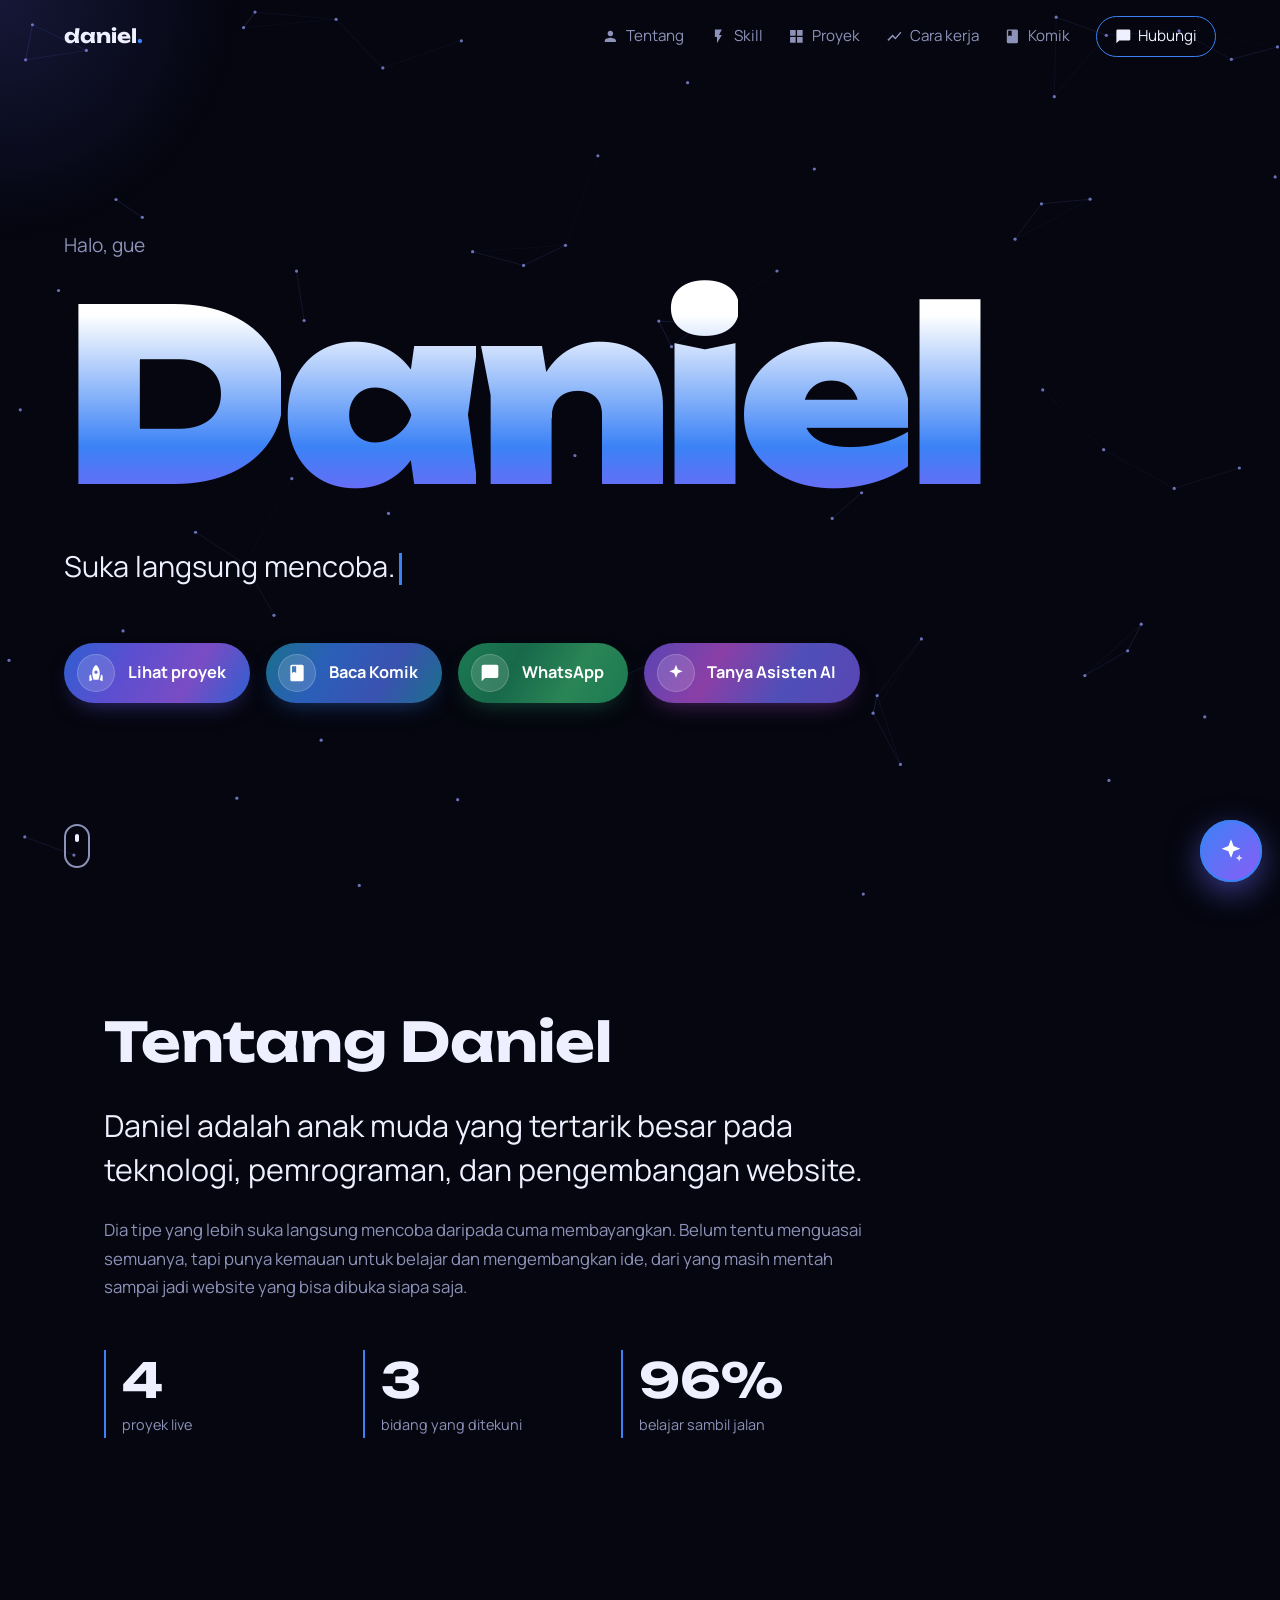
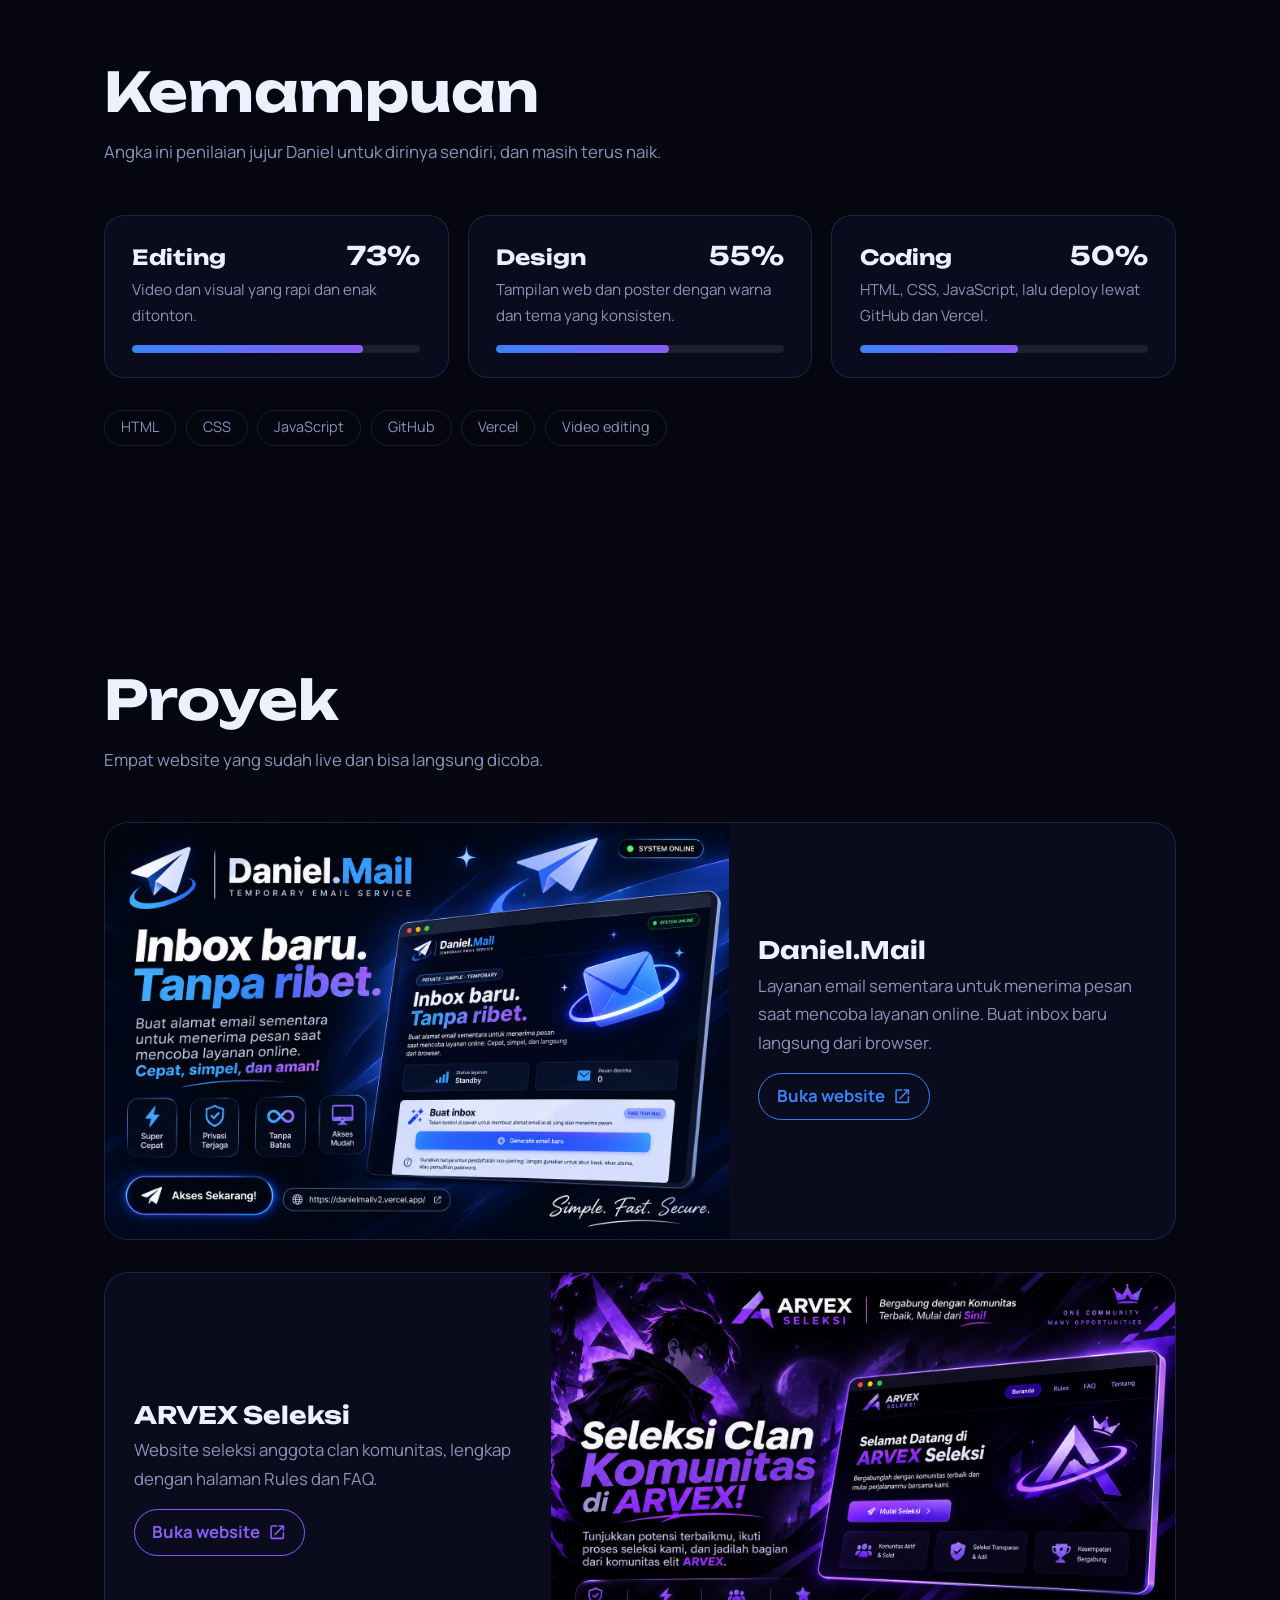
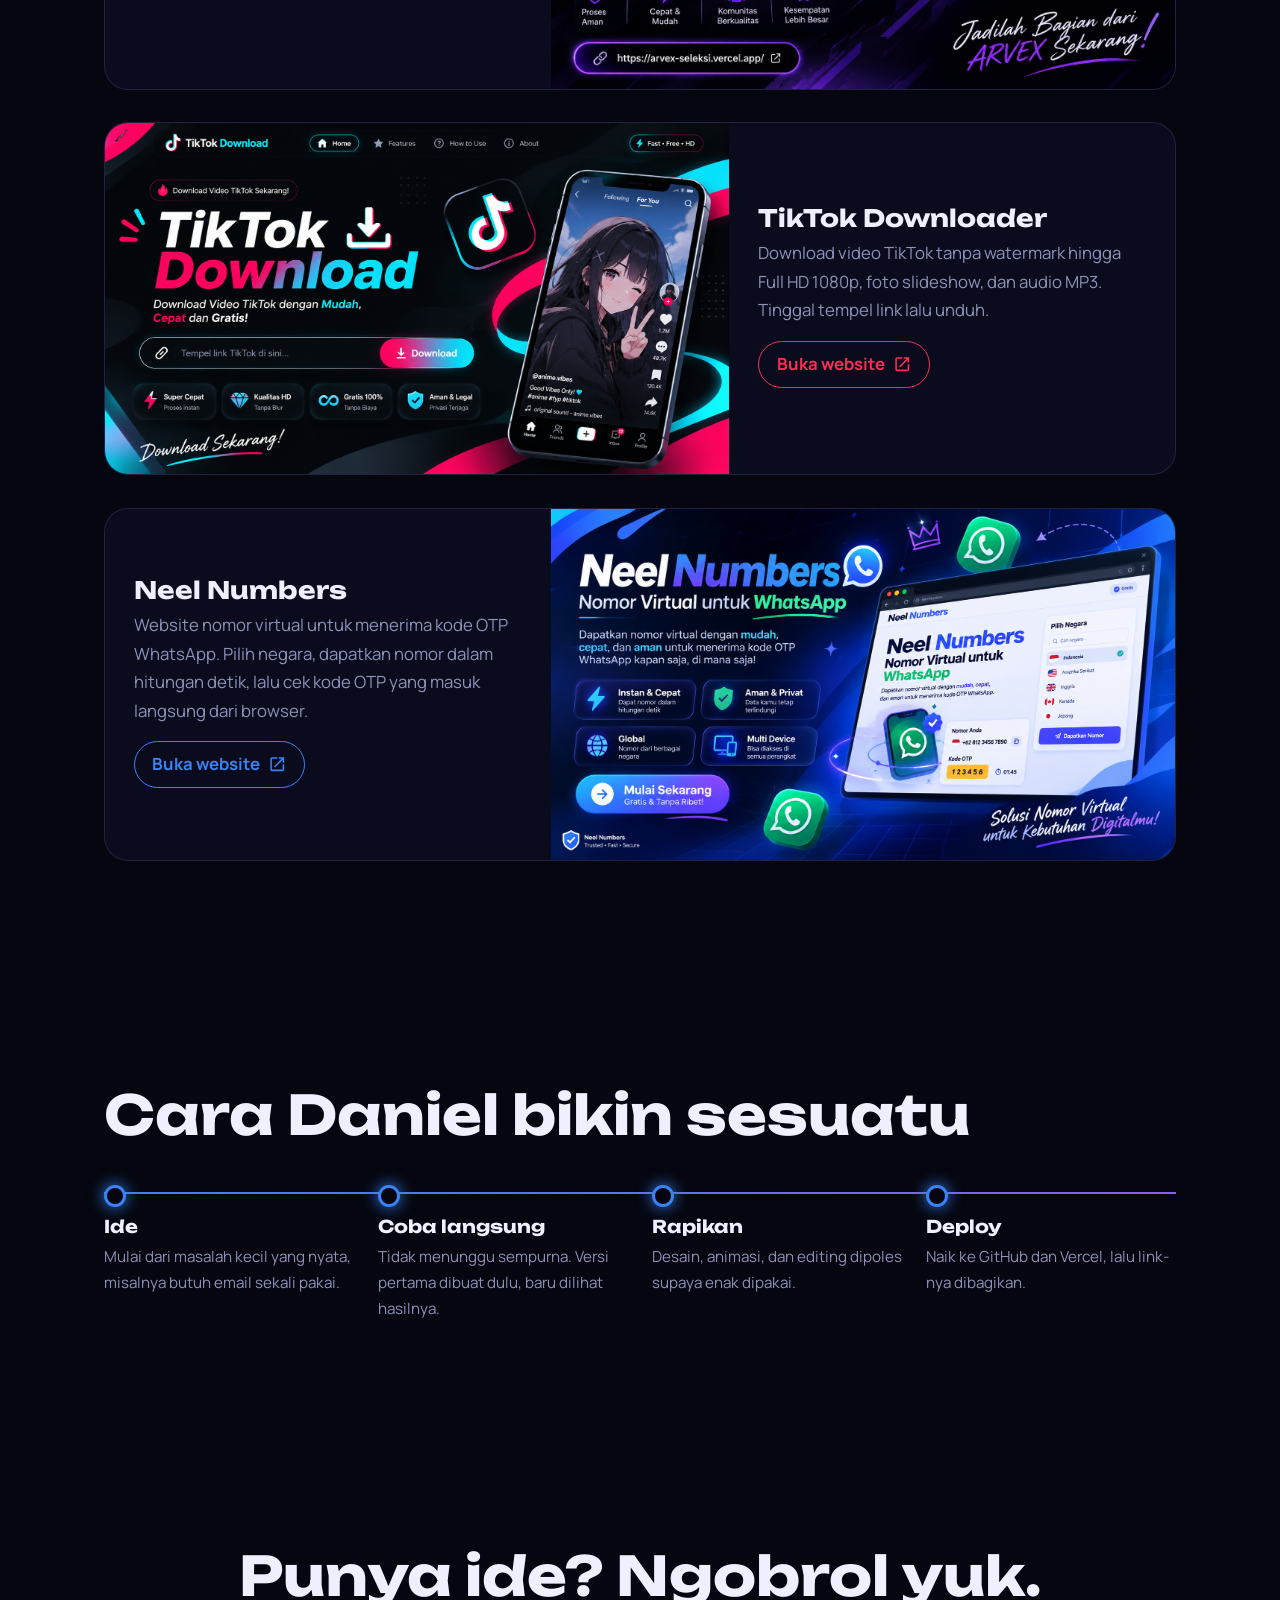
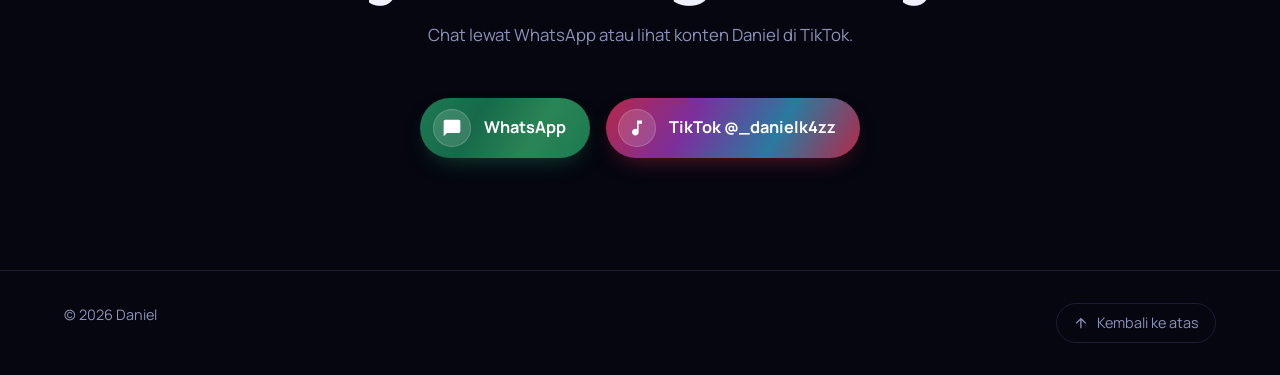
<file: index.html>
<!DOCTYPE html>
<html lang="id">
<head>
<meta charset="UTF-8">
<meta name="viewport" content="width=device-width, initial-scale=1">
<title>Daniel — Portofolio Web</title>
<meta name="description" content="Portofolio Daniel: pelajar teknologi yang suka langsung mencoba. Proyek ARVEX Seleksi, Daniel.Mail, TikTok Downloader, dan Neel Numbers.">
<meta property="og:title" content="Daniel — Portofolio Web">
<meta property="og:image" content="daniel-mail.png">
<meta name="theme-color" content="#05060f">
<link rel="icon" href="data:image/svg+xml,<svg xmlns='http://www.w3.org/2000/svg' viewBox='0 0 100 100'><text y='.9em' font-size='90'>⚡</text></svg>">
<link rel="preconnect" href="https://fonts.googleapis.com">
<link rel="preconnect" href="https://fonts.gstatic.com" crossorigin>
<link href="https://fonts.googleapis.com/css2?family=Unbounded:wght@500;700;900&family=Manrope:wght@400;500;700&display=swap" rel="stylesheet">
<link rel="stylesheet" href="style.css">
<link rel="stylesheet" href="ai.css">
</head>
<body>
<div id="loader"><span>D</span></div>
<div id="progress"></div>
<div id="glow"></div>
<canvas id="bg" aria-hidden="true"></canvas>

<header id="nav">
  <a href="#top" class="logo">daniel<b>.</b></a>
  <button id="menuBtn" aria-label="Buka menu" aria-expanded="false"><i></i><i></i></button>
  <nav id="menu">
    <a href="#tentang"><svg class="ic" viewBox="0 0 24 24" aria-hidden="true"><path d="M12 12c2.21 0 4-1.79 4-4s-1.79-4-4-4-4 1.79-4 4 1.79 4 4 4zm0 2c-2.67 0-8 1.34-8 4v2h16v-2c0-2.66-5.33-4-8-4z"/></svg> Tentang</a>
    <a href="#skill"><svg class="ic" viewBox="0 0 24 24" aria-hidden="true"><path d="M7 2v11h3v9l7-12h-4l4-8z"/></svg> Skill</a>
    <a href="#proyek"><svg class="ic" viewBox="0 0 24 24" aria-hidden="true"><path d="M3 3h8v8H3V3zm10 0h8v8h-8V3zM3 13h8v8H3v-8zm10 0h8v8h-8v-8z"/></svg> Proyek</a>
    <a href="#cara"><svg class="ic" viewBox="0 0 24 24" aria-hidden="true"><path d="M3.5 18.49l6-6.01 4 4L22 6.92l-1.41-1.41-7.09 7.97-4-4L2 16.99z"/></svg> Cara kerja</a>
    <a href="komik.html"><svg class="ic" viewBox="0 0 24 24" aria-hidden="true"><path d="M18 2H6a2 2 0 0 0-2 2v16a2 2 0 0 0 2 2h12a2 2 0 0 0 2-2V4a2 2 0 0 0-2-2zM6 4h5v8l-2.5-1.5L6 12V4z"/></svg> Komik</a>
    <a href="#kontak" class="pill"><svg class="ic" viewBox="0 0 24 24" aria-hidden="true"><path d="M20 2H4a2 2 0 0 0-2 2v18l4-4h14a2 2 0 0 0 2-2V4a2 2 0 0 0-2-2z"/></svg> Hubungi</a>
  </nav>
</header>

<main id="top">
  <section class="hero">
    <p class="hello">Halo, gue</p>
    <h1 class="name" aria-label="Daniel"><span>D</span><span>a</span><span>n</span><span>i</span><span>e</span><span>l</span></h1>
    <p class="typed"><span id="typed"></span><em class="caret"></em></p>
    <div class="cta">
      <a href="#proyek" class="btn main"><span class="bi"><svg class="ic" viewBox="0 0 24 24" aria-hidden="true"><path d="M12 2.5s4.5 2.04 4.5 10.5c0 2.49-1.04 5.57-1.6 7H9.1c-.56-1.43-1.6-4.51-1.6-7C7.5 4.54 12 2.5 12 2.5zm2 8.5c0-1.1-.9-2-2-2s-2 .9-2 2 .9 2 2 2 2-.9 2-2zm-6.31 9.52c-.48-1.23-1.52-4.17-1.67-6.87l-1.13.75c-.56.38-.89 1-.89 1.67V22l3.69-1.48zM20 22v-5.93c0-.67-.33-1.29-.89-1.66l-1.13-.75c-.15 2.69-1.2 5.64-1.67 6.87L20 22z"/></svg></span> Lihat proyek</a>
      <a href="komik.html" class="btn komik"><span class="bi"><svg viewBox="0 0 24 24" aria-hidden="true"><path d="M18 2H6a2 2 0 0 0-2 2v16a2 2 0 0 0 2 2h12a2 2 0 0 0 2-2V4a2 2 0 0 0-2-2zM6 4h5v8l-2.5-1.5L6 12V4z"/></svg></span> Baca Komik</a>
      <a href="https://wa.me/6285199384842" class="btn wa" target="_blank" rel="noopener"><span class="bi"><svg viewBox="0 0 24 24" aria-hidden="true"><path d="M20 2H4a2 2 0 0 0-2 2v18l4-4h14a2 2 0 0 0 2-2V4a2 2 0 0 0-2-2z"/></svg></span> WhatsApp</a>
    </div>
    <a href="#tentang" class="scroll" aria-label="Gulir ke bawah"><i></i></a>
  </section>

  <section id="tentang" class="sec">
    <h2 class="rv">Tentang Daniel</h2>
    <div class="about">
      <p class="rv big">Daniel adalah anak muda yang tertarik besar pada teknologi, pemrograman, dan pengembangan website.</p>
      <p class="rv">Dia tipe yang lebih suka langsung mencoba daripada cuma membayangkan. Belum tentu menguasai semuanya, tapi punya kemauan untuk belajar dan mengembangkan ide, dari yang masih mentah sampai jadi website yang bisa dibuka siapa saja.</p>
      <div class="stats rv">
        <div><b data-n="4">0</b><span>proyek live</span></div>
        <div><b data-n="3">0</b><span>bidang yang ditekuni</span></div>
        <div><b data-n="100" data-s="%">0</b><span>belajar sambil jalan</span></div>
      </div>
    </div>
  </section>

  <section id="skill" class="sec">
    <h2 class="rv">Kemampuan</h2>
    <p class="sub rv">Angka ini penilaian jujur Daniel untuk dirinya sendiri, dan masih terus naik.</p>
    <div class="skills">
      <div class="skill rv"><div><h3>Editing</h3><b data-n="80">0</b></div><p>Video dan visual yang rapi dan enak ditonton.</p><div class="bar"><i style="--w:80%"></i></div></div>
      <div class="skill rv"><div><h3>Design</h3><b data-n="60">0</b></div><p>Tampilan web dan poster dengan warna dan tema yang konsisten.</p><div class="bar"><i style="--w:60%"></i></div></div>
      <div class="skill rv"><div><h3>Coding</h3><b data-n="55">0</b></div><p>HTML, CSS, JavaScript, lalu deploy lewat GitHub dan Vercel.</p><div class="bar"><i style="--w:55%"></i></div></div>
    </div>
    <ul class="tags rv" aria-label="Alat yang dipakai"><li>HTML</li><li>CSS</li><li>JavaScript</li><li>GitHub</li><li>Vercel</li><li>Video editing</li></ul>
  </section>

  <section id="proyek" class="sec">
    <h2 class="rv">Proyek</h2>
    <p class="sub rv">Empat website yang sudah live dan bisa langsung dicoba.</p>
    <div class="projects">
      <a class="card rv blue" href="https://danielmailv2.vercel.app/" target="_blank" rel="noopener">
        <div class="imgw"><img src="daniel-mail.png" alt="Tampilan Daniel.Mail, layanan email sementara" loading="lazy" width="1536" height="1024"></div>
        <div class="info"><h3>Daniel.Mail</h3><p>Layanan email sementara untuk menerima pesan saat mencoba layanan online. Buat inbox baru langsung dari browser.</p><span>Buka website <svg class="ic" viewBox="0 0 24 24" aria-hidden="true"><path d="M19 19H5V5h7V3H5a2 2 0 0 0-2 2v14a2 2 0 0 0 2 2h14c1.1 0 2-.9 2-2v-7h-2v7zM14 3v2h3.59l-9.83 9.83 1.41 1.41L19 6.41V10h2V3h-7z"/></svg></span></div>
      </a>
      <a class="card rv violet" href="https://arvex-seleksi.vercel.app/" target="_blank" rel="noopener">
        <div class="imgw"><img src="arvex-seleksi.png" alt="Tampilan ARVEX Seleksi, seleksi clan komunitas" loading="lazy" width="1536" height="1024"></div>
        <div class="info"><h3>ARVEX Seleksi</h3><p>Website seleksi anggota clan komunitas, lengkap dengan halaman Rules dan FAQ.</p><span>Buka website <svg class="ic" viewBox="0 0 24 24" aria-hidden="true"><path d="M19 19H5V5h7V3H5a2 2 0 0 0-2 2v14a2 2 0 0 0 2 2h14c1.1 0 2-.9 2-2v-7h-2v7zM14 3v2h3.59l-9.83 9.83 1.41 1.41L19 6.41V10h2V3h-7z"/></svg></span></div>
      </a>
      <a class="card rv pink" href="https://tiktok-download-green.vercel.app" target="_blank" rel="noopener">
        <div class="imgw"><img src="tiktok-downloader.png" alt="Tampilan Daniel Premium, TikTok Downloader" loading="lazy" width="1920" height="1080"></div>
        <div class="info"><h3>TikTok Downloader</h3><p>Download video TikTok tanpa watermark hingga Full HD 1080p, foto slideshow, dan audio MP3. Tinggal tempel link lalu unduh.</p><span>Buka website <svg class="ic" viewBox="0 0 24 24" aria-hidden="true"><path d="M19 19H5V5h7V3H5a2 2 0 0 0-2 2v14a2 2 0 0 0 2 2h14c1.1 0 2-.9 2-2v-7h-2v7zM14 3v2h3.59l-9.83 9.83 1.41 1.41L19 6.41V10h2V3h-7z"/></svg></span></div>
      </a>
      <a class="card rv blue" href="https://virtualnumber-six.vercel.app/" target="_blank" rel="noopener">
        <div class="imgw"><img src="neel-numbers.png" alt="Tampilan Neel Numbers, nomor virtual untuk WhatsApp" loading="lazy" width="1672" height="941"></div>
        <div class="info"><h3>Neel Numbers</h3><p>Website nomor virtual untuk menerima kode OTP WhatsApp. Pilih negara, dapatkan nomor dalam hitungan detik, lalu cek kode OTP yang masuk langsung dari browser.</p><span>Buka website <svg class="ic" viewBox="0 0 24 24" aria-hidden="true"><path d="M19 19H5V5h7V3H5a2 2 0 0 0-2 2v14a2 2 0 0 0 2 2h14c1.1 0 2-.9 2-2v-7h-2v7zM14 3v2h3.59l-9.83 9.83 1.41 1.41L19 6.41V10h2V3h-7z"/></svg></span></div>
      </a>
    </div>
  </section>

  <section id="cara" class="sec">
    <h2 class="rv">Cara Daniel bikin sesuatu</h2>
    <ol class="steps">
      <li class="rv"><h3>Ide</h3><p>Mulai dari masalah kecil yang nyata, misalnya butuh email sekali pakai.</p></li>
      <li class="rv"><h3>Coba langsung</h3><p>Tidak menunggu sempurna. Versi pertama dibuat dulu, baru dilihat hasilnya.</p></li>
      <li class="rv"><h3>Rapikan</h3><p>Desain, animasi, dan editing dipoles supaya enak dipakai.</p></li>
      <li class="rv"><h3>Deploy</h3><p>Naik ke GitHub dan Vercel, lalu link-nya dibagikan.</p></li>
    </ol>
  </section>

  <section id="kontak" class="sec contact">
    <h2 class="rv">Punya ide? Ngobrol yuk.</h2>
    <p class="sub rv">Chat lewat WhatsApp atau lihat konten Daniel di TikTok.</p>
    <div class="cta rv">
      <a href="https://wa.me/6285199384842" class="btn wa" target="_blank" rel="noopener"><span class="bi"><svg viewBox="0 0 24 24" aria-hidden="true"><path d="M20 2H4a2 2 0 0 0-2 2v18l4-4h14a2 2 0 0 0 2-2V4a2 2 0 0 0-2-2z"/></svg></span> WhatsApp</a>
      <a href="https://www.tiktok.com/@_danielk4zz?_r=1&_t=ZS-9B2mrF50w68" class="btn tt" target="_blank" rel="noopener"><span class="bi"><svg viewBox="0 0 24 24" aria-hidden="true"><path d="M12 3v10.55A4 4 0 1 0 14 17V7h4V3h-6z"/></svg></span> TikTok @_danielk4zz</a>
    </div>
  </section>
</main>

<footer><span>© <span id="yr"></span> Daniel</span><a href="#top" class="totop"><svg class="ic" viewBox="0 0 24 24" aria-hidden="true"><path d="M4 12l1.41 1.41L11 7.83V20h2V7.83l5.58 5.59L20 12l-8-8-8 8z"/></svg> Kembali ke atas</a></footer>
<script src="script.js"></script>
<script src="ai.js"></script>
</body>
</html>
</file>
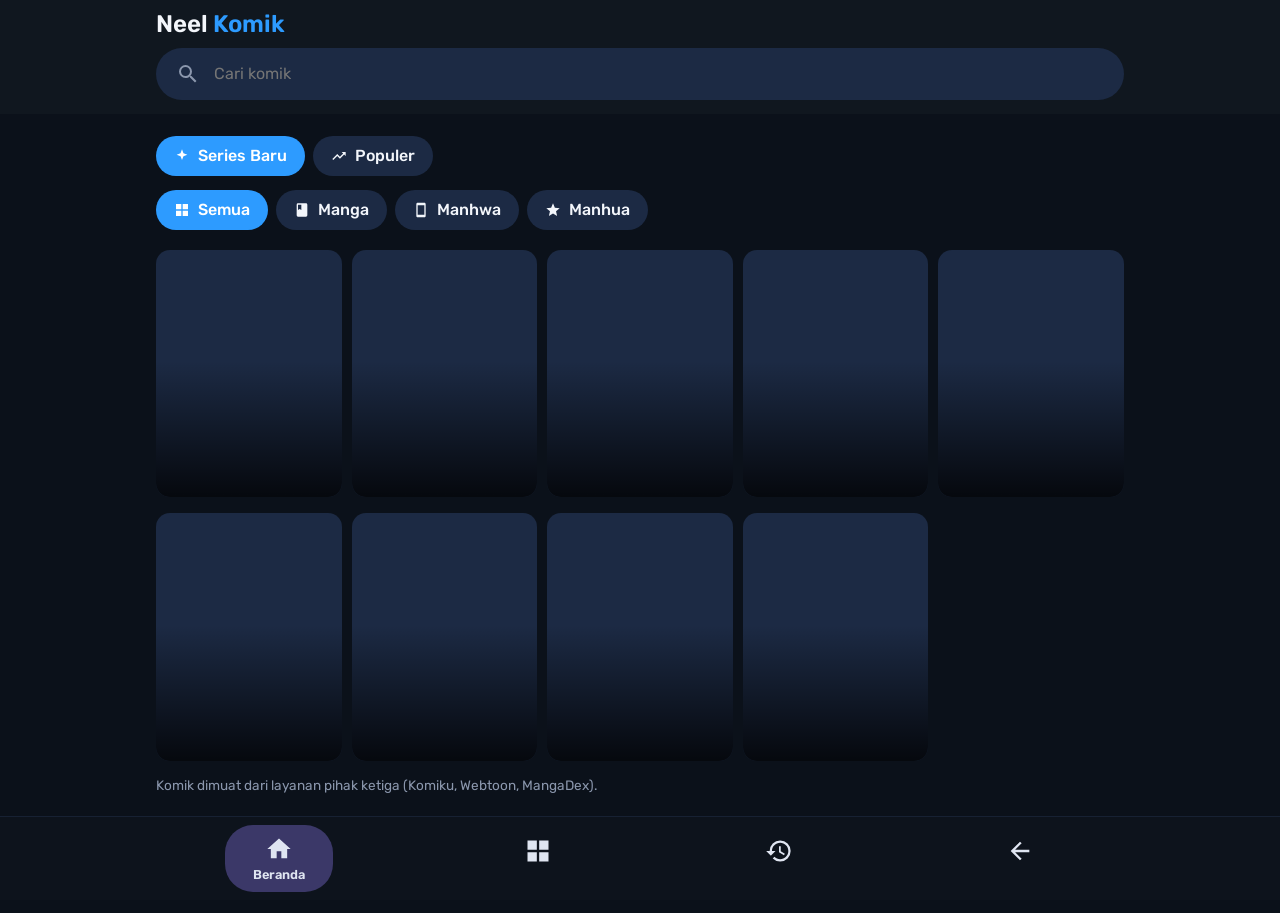
<file: komik.html>
<!DOCTYPE html>
<html lang="id">
<head>
<meta charset="utf-8">
<meta name="viewport" content="width=device-width, initial-scale=1, viewport-fit=cover">
<meta name="theme-color" content="#0b111a">
<title>Neel Komik</title>
<link rel="preconnect" href="https://fonts.googleapis.com">
<link rel="preconnect" href="https://fonts.gstatic.com" crossorigin>
<link href="https://fonts.googleapis.com/css2?family=Rubik:wght@400;500;600&display=swap" rel="stylesheet">
<style>
:root{--bg:#0b111a;--s:#141f33;--s2:#1c2a44;--ink:#f3f6fb;--mut:#8b97ad;--ac:#2d9bff;--yel:#ffd84a;--line:#2a3b5c}
*{box-sizing:border-box;margin:0;-webkit-tap-highlight-color:transparent}
html{color-scheme:dark}
body{background:var(--bg);color:var(--ink);font:400 16px/1.5 Rubik,system-ui,sans-serif;padding-bottom:calc(104px + env(safe-area-inset-bottom))}
a{color:inherit;text-decoration:none}button{font:inherit;color:inherit;cursor:pointer;border:0;background:none}
svg{width:1em;height:1em;fill:currentColor;flex:none}
:focus-visible{outline:3px solid var(--ac);outline-offset:2px}
.app{max-width:720px;margin:0 auto}
header{background:#10171f;padding-top:env(safe-area-inset-top)}
.hd{padding:12px 16px 14px}
.logo{display:inline-block;font:600 1.5rem/1 Rubik;margin-bottom:12px}.logo i{font-style:normal;color:var(--ac)}
.search{display:flex;align-items:center;gap:12px;background:var(--s2);border-radius:999px;padding:0 20px;height:52px}
.search svg{font-size:24px;color:var(--mut)}
.search input{flex:1;min-width:0;background:none;border:0;outline:0;color:var(--ink);font:inherit}
body.det header,body.rd header,body.rd nav{display:none}
section{padding:20px 16px 0}
.sh{display:flex;justify-content:space-between;align-items:center;gap:10px;margin-bottom:12px}
h2{font:500 1.5rem/1.2 Rubik;text-transform:capitalize}
.sh a{color:var(--ac);font-weight:500}
.hs{display:flex;gap:12px;overflow-x:auto;padding-bottom:4px}.hs::-webkit-scrollbar{display:none}
.hc{flex:0 0 70%;max-width:260px}
.th{position:relative;aspect-ratio:16/9;border-radius:14px;overflow:hidden;background:var(--s)}
.th img,.poster img{width:100%;height:100%;object-fit:cover;display:block}
.th:after,.poster:after{content:"";position:absolute;inset:45% 0 0;background:linear-gradient(transparent,rgba(0,0,0,.8))}
.hc h3{font:500 1rem/1.3 Rubik;margin:10px 0 2px;white-space:nowrap;overflow:hidden;text-overflow:ellipsis}
.grid{display:grid;grid-template-columns:repeat(3,1fr);gap:16px 10px}
.poster{position:relative;aspect-ratio:3/4;border-radius:14px;overflow:hidden;background:var(--s)}
.new{position:absolute;top:0;left:0;z-index:1;background:var(--ac);color:#fff;font-weight:600;font-size:.78rem;padding:3px 12px 5px 10px;border-radius:0 0 14px 0}
.ep{position:absolute;left:10px;bottom:8px;right:8px;z-index:1;font-weight:600;font-size:.85rem;white-space:nowrap;overflow:hidden;text-overflow:ellipsis}
.views{color:var(--mut);font-size:.85rem;margin-top:8px;white-space:nowrap;overflow:hidden;text-overflow:ellipsis}
.card h3{font:500 .95rem/1.3 Rubik;display:-webkit-box;-webkit-line-clamp:2;-webkit-box-orient:vertical;overflow:hidden}
.msg{padding:22px;border:1px dashed var(--line);border-radius:14px;color:var(--mut);grid-column:1/-1}
.msg a{color:var(--ac)}
.sk{animation:pulse 1.2s ease-in-out infinite}.sk .poster{background:var(--s2)}
@keyframes pulse{50%{opacity:.45}}
.tabs{display:flex;gap:8px;overflow-x:auto;padding:4px 16px 0}.tabs::-webkit-scrollbar{display:none}
.tab{flex:none;padding:8px 18px;border-radius:999px;background:var(--s2);font-weight:500}.tab.on{background:var(--ac);color:#fff}
.chips{display:flex;flex-wrap:wrap;gap:10px;margin:14px 0}
.chip{display:inline-flex;gap:6px;align-items:center;background:var(--s2);padding:7px 16px;border-radius:999px;font-weight:500;font-size:.95rem}
.chip small{color:var(--mut)}
.out .chip{background:none;border:1.5px solid #2f6b99}
.banner{position:relative;min-height:min(70vh,520px);display:flex;flex-direction:column;justify-content:flex-end;background:linear-gradient(transparent 50%,var(--bg) 97%),linear-gradient(rgba(0,0,0,.45),transparent 28%),var(--img) center top/cover}
.top{position:absolute;top:0;left:0;right:0;display:flex;align-items:center;gap:12px;padding:calc(14px + env(safe-area-inset-top)) 16px 0}
.back{width:42px;height:42px;border-radius:50%;background:rgba(0,0,0,.4);display:grid;place-items:center;font-size:24px}
.bt{padding:0 20px 6px}.bt small{color:#dfe5f1}
.bt h1{font:600 1.9rem/1.15 Rubik;margin:4px 0 12px}
.pad{padding:0 20px}.pad h2{margin:26px 0 12px}
.btns{display:flex;gap:14px;margin:18px 0 4px}
.go,.subb{height:54px;border-radius:999px;display:flex;gap:10px;justify-content:center;align-items:center;font-weight:600}
.go{flex:1.5;background:linear-gradient(90deg,#33b0ff,#1673d8);color:#fff}
.subb{flex:1;background:var(--s2)}.subb.on{color:var(--yel)}
.syn{color:#cfd6e4;line-height:1.7;display:-webkit-box;-webkit-line-clamp:4;-webkit-box-orient:vertical;overflow:hidden}.syn.open{display:block}
.lnk{color:var(--ac);font-weight:500;margin-top:6px}
.tb{display:flex;gap:12px;margin-bottom:14px}
.tb input{flex:1;min-width:0;height:52px;border-radius:16px;border:2px solid var(--line);background:none;color:var(--ink);font:inherit;padding:0 18px;outline:0}
.tb input:focus{border-color:var(--ac)}
.tb button{width:52px;height:52px;border-radius:16px;background:var(--s2);display:grid;place-items:center;font-size:24px}
.el{display:grid;gap:12px}
.ei{display:flex;justify-content:space-between;align-items:center;gap:12px;background:#131d36;border-radius:18px;padding:16px 20px;width:100%;text-align:left}
.ei b{font:500 1.05rem Rubik;display:block}.ei small{color:var(--mut)}
.pl{width:40px;height:40px;border-radius:50%;background:#3a82e6;display:grid;place-items:center;font-size:22px;flex:none}
.more[hidden]{display:none}
.more{display:flex;align-items:center;gap:.5rem;width:max-content;margin:22px auto 0;padding:12px 28px;border-radius:999px;background:var(--s2);font-weight:500}
.note{color:var(--mut);font-size:.85rem;margin:14px 0}
nav{position:fixed;left:0;right:0;bottom:0;z-index:30;background:#0d131c;border-top:1px solid #172133;padding:8px 8px calc(8px + env(safe-area-inset-bottom))}
.ni{max-width:720px;margin:0 auto;display:flex;justify-content:space-around}
.ni a{display:flex;flex-direction:column;align-items:center;gap:2px;padding:12px 22px;border-radius:28px;font-size:28px;color:#dfe5f1}
.ni a span{display:none;font-size:.8rem;font-weight:600}
.ni a.on{background:#3b3868;padding:10px 28px 8px}.ni a.on span{display:block}
.rtop{position:sticky;top:0;z-index:20;display:flex;align-items:center;gap:12px;padding:calc(10px + env(safe-area-inset-top)) 14px 10px;background:rgba(11,17,26,.92);backdrop-filter:blur(10px);border-bottom:1px solid var(--line)}
.rtop b{font-weight:500;white-space:nowrap;overflow:hidden;text-overflow:ellipsis}
.pages img{display:block;width:100%;max-width:720px;margin:0 auto;min-height:120px;background:var(--s)}
.rnav{display:flex;gap:12px;max-width:720px;margin:0 auto;padding:20px 16px calc(24px + env(safe-area-inset-bottom))}
.rnav a{flex:1;height:52px;border-radius:999px;display:flex;align-items:center;justify-content:center;gap:.5rem;background:var(--s2);font-weight:600}
.rnav a.go{background:linear-gradient(90deg,#33b0ff,#1673d8)}.rnav a.off{opacity:.4;pointer-events:none}
body.rd{padding-bottom:0}
.tab{display:inline-flex;align-items:center;gap:8px}
.tab,.chip,.go,.subb,.more,.rnav a,.ei,.back,.ni a{position:relative;overflow:hidden;transition:transform .2s,background .25s,box-shadow .25s,color .2s}
.tab svg,.chip svg,.go svg,.subb svg,.more svg,.rnav a svg,.ni a svg,.back svg,.pl svg{transition:transform .35s cubic-bezier(.3,1.6,.5,1)}
.tab:hover,.chip:hover,.more:hover,.rnav a:hover{transform:translateY(-2px)}
.tab:hover svg,.chip:hover svg,.go:hover svg,.subb:hover svg,.more:hover svg,.rnav a:hover svg{transform:scale(1.25) rotate(-10deg)}
.tab:active,.chip:active,.go:active,.subb:active,.more:active,.rnav a:active,.ei:active,.back:active{transform:scale(.94)}
.go:hover{box-shadow:0 8px 28px rgba(51,176,255,.45)}
.subb:hover{box-shadow:0 6px 22px rgba(45,155,255,.25)}
.ei:hover{background:#18264a;transform:translateX(4px)}.ei:hover .pl{transform:scale(1.12)}
.pl{transition:transform .25s}
.back:hover{transform:translateX(-3px)}.back:hover svg{transform:translateX(-3px)}
.ni a:active svg{transform:scale(.8)}.ni a.on svg{animation:pop .4s}
@keyframes pop{50%{transform:scale(1.3)}}
.rip{position:absolute;border-radius:50%;pointer-events:none;background:rgba(255,255,255,.3);transform:scale(0);animation:rip .65s ease-out forwards}
@keyframes rip{to{transform:scale(3.5);opacity:0}}
@media(min-width:700px){.app{max-width:1000px}.grid{grid-template-columns:repeat(5,1fr)}.ni{max-width:1000px}}
@media(prefers-reduced-motion:reduce){*{animation:none!important}}
</style>
</head>
<body>
<header><div class="app hd">
  <a class="logo" href="#/">Neel <i>Komik</i></a>
  <form class="search" id="sf" role="search"><svg viewBox="0 0 24 24" aria-hidden="true"><path d="M15.5 14h-.79l-.28-.27A6.47 6.47 0 0 0 16 9.5 6.5 6.5 0 1 0 9.5 16c1.61 0 3.09-.59 4.23-1.57l.27.28v.79l5 4.99L20.49 19l-4.99-5zm-6 0C7.01 14 5 11.99 5 9.5S7.01 5 9.5 5 14 7.01 14 9.5 11.99 14 9.5 14z"/></svg><input id="q" type="search" placeholder="Cari komik" aria-label="Cari komik" autocomplete="off"></form>
</div></header>
<main class="app" id="app"></main>
<nav><div class="ni" id="nav"></div></nav>

<script>
const API="https://api.synoxcloud.xyz/komik",KEY="apikey=FREE";
const $=s=>document.querySelector(s),app=$("#app"),E=encodeURIComponent;
const esc=s=>String(s??"").replace(/[&<>"']/g,c=>({"&":"&amp;","<":"&lt;",">":"&gt;",'"':"&quot;","'":"&#39;"}[c]));
const sleep=ms=>new Promise(r=>setTimeout(r,ms));
const ls={get:(k,d)=>{try{return JSON.parse(localStorage.getItem(k))??d}catch{return d}},set:(k,v)=>{try{localStorage.setItem(k,JSON.stringify(v))}catch{}}};
const BLOCK=/adult|hentai|ecchi|smut|sexual|shotacon|mature|gore|erotic|porn|dewasa/i;
const P={home:"M10 20v-6h4v6h5v-8h3L12 3 2 12h3v8z",grid:"M3 3h8v8H3V3zm10 0h8v8h-8V3zM3 13h8v8H3v-8zm10 0h8v8h-8v-8z",hist:"M13 3a9 9 0 0 0-9 9H1l3.89 3.89.07.14L9 12H6c0-3.87 3.13-7 7-7s7 3.13 7 7-3.13 7-7 7c-1.93 0-3.68-.79-4.94-2.06l-1.42 1.42A8.954 8.954 0 0 0 13 21a9 9 0 0 0 0-18zm-1 5v5l4.28 2.54.72-1.21-3.5-2.08V8H12z",back:"M20 11H7.83l5.59-5.59L12 4l-8 8 8 8 1.41-1.41L7.83 13H20v-2z",play:"M8 5v14l11-7z",star:"M12 17.27 18.18 21l-1.64-7.03L22 9.24l-7.19-.61L12 2 9.19 8.63 2 9.24l5.46 4.73L5.82 21z",sort:"M3 18h6v-2H3v2zM3 6v2h18V6H3zm0 7h12v-2H3v2z",open:"M19 19H5V5h7V3H5a2 2 0 0 0-2 2v14a2 2 0 0 0 2 2h14c1.1 0 2-.9 2-2v-7h-2v7zM14 3v2h3.59l-9.83 9.83 1.41 1.41L19 6.41V10h2V3h-7z"};
Object.assign(P,{sparkle:"M12 2l2.2 5.8L20 10l-5.8 2.2L12 18l-2.2-5.8L4 10l5.8-2.2z",trend:"M16 6l2.29 2.29-4.88 4.88-4-4L2 16.59 3.41 18l6-6 4 4 6.3-6.29L22 12V6z",book:"M18 2H6a2 2 0 0 0-2 2v16a2 2 0 0 0 2 2h12a2 2 0 0 0 2-2V4a2 2 0 0 0-2-2zM6 4h5v8l-2.5-1.5L6 12V4z",phone:"M17 1.01L7 1c-1.1 0-2 .9-2 2v18c0 1.1.9 2 2 2h10c1.1 0 2-.9 2-2V3c0-1.1-.9-1.99-2-1.99zM17 19H7V5h10v14z",layers:"M11.99 18.54l-7.37-5.73L3 14.07l9 7 9-7-1.63-1.27-7.38 5.74zM12 16l7.36-5.73L21 9l-9-7-9 7 1.63 1.27L12 16z",tag:"M21.41 11.58l-9-9C12.05 2.22 11.55 2 11 2H4a2 2 0 0 0-2 2v7c0 .55.22 1.05.59 1.42l9 9c.36.36.86.58 1.41.58.55 0 1.05-.22 1.41-.59l7-7c.37-.36.59-.86.59-1.41 0-.55-.23-1.06-.59-1.42zM5.5 7C4.67 7 4 6.33 4 5.5S4.67 4 5.5 4 7 4.67 7 5.5 6.33 7 5.5 7z",down:"M7.41 8.59 12 13.17l4.59-4.58L18 10l-6 6-6-6z",prev:"M15.41 7.41 14 6l-6 6 6 6 1.41-1.41L10.83 12z",next:"M10 6 8.59 7.41 13.17 12l-4.58 4.59L10 18l6-6z"});
const I=Object.fromEntries(Object.entries(P).map(([k,v])=>[k,`<svg viewBox="0 0 24 24" aria-hidden="true"><path d="${v}"/></svg>`]));

/* ---------- API ---------- */
const cache=new Map();
function req(path,body){
  const k=path+(body?JSON.stringify(body):"");
  if(cache.has(k))return cache.get(k);
  const p=(async()=>{
    let err;
    for(let i=0;i<3;i++){
      const ctl=new AbortController(),to=setTimeout(()=>ctl.abort(),30000);
      try{
        const r=body?await fetch(API+path,{method:"POST",headers:{"Content-Type":"application/json"},body:JSON.stringify({...body,apikey:"FREE"}),signal:ctl.signal}):await fetch(API+path+(path.includes("?")?"&":"?")+KEY,{signal:ctl.signal});
        if(r.status>=500||r.status===429){err=new Error("Server "+r.status);await sleep(900);continue}
        if(!r.ok){err=new Error("HTTP "+r.status);break}
        const j=await r.json();
        if(j.status===false){err=new Error(j.message||"Permintaan gagal");continue}
        return j.result??j.data??j;
      }catch(e){err=e.name==="AbortError"?new Error("Waktu habis"):e;await sleep(500)}finally{clearTimeout(to)}
    }
    throw err;
  })();
  cache.set(k,p);p.catch(()=>cache.delete(k));return p;
}
const arr=r=>Array.isArray(r)?r:[r?.data,r?.results,r?.items].find(Array.isArray)||[];
const g=(o,...ks)=>{for(const k of ks){const v=o?.[k];if(v!=null&&v!==""&&!(Array.isArray(v)&&!v.length))return v}return""};
const px=u=>API+"/webtoon/image?url="+E(u)+"&"+KEY;
const big=u=>(u||"").replace(/\?resize=[^&]*(&quality=\d+)?$/,"");
const kfmt=n=>n>=1e6?(n/1e6).toFixed(1)+"M":n>=1e3?(n/1e3).toFixed(1)+"K":n;

/* ---------- normalisasi ---------- */
const kItem=a=>({src:"k",t:a.title||a.name||"",u:a.url||a.link||"",img:a.image||a.thumbnail||a.cover||"",type:a.type||"",sub:a.genre||a.views||"",ch:a.chapter||a.latest_chapter?.title||"",chu:a.chapter_url||a.latest_chapter?.url||"",fu:a.first_chapter?.url||""});
const wItem=a=>({src:"wt",t:a.title,u:a.url,img:a.thumbnail,type:a.type==="CHALLENGE"?"Canvas":"Webtoon",sub:[...new Set(a.authors||[])].join(", "),ch:a.readCount?kfmt(a.readCount)+" dibaca":"",bad:a.unsuitableForChildren});
const mt=a=>{const t=a.title??a.attributes?.title;return typeof t==="string"?t:(t?.en||Object.values(t||{})[0]||"Tanpa judul")};
const mItem=a=>({src:"md",t:mt(a),u:String(a.id||""),img:a.cover||a.coverUrl||a.cover_url||a.image||a.thumbnail||"",type:"MangaDex",sub:g(a,"status")||a.attributes?.status||"",ch:"",raw:a});
const ok=a=>a.t&&a.u&&!a.bad&&!BLOCK.test(a.sub+" "+a.type);
const seen={};
const imgOf=a=>a.src==="wt"?px(a.img):a.img;
const href=a=>a.src==="k"?"#/k/"+E(a.u):a.src==="wt"?"#/wt/"+E(a.u):"#/md/"+E(a.u);
const card=a=>{seen[a.u]=a;const f=imgOf(a);return `<a class="card" href="${href(a)}"><div class="poster"><img loading="lazy" referrerpolicy="no-referrer" src="${esc(a.src==="k"?big(f):f)}" data-f="${esc(f)}" onerror="this.onerror=null;this.src=this.dataset.f" alt="Cover ${esc(a.t)}">${a.type?`<b class="new">${esc(a.type)}</b>`:""}${a.ch?`<span class="ep">${esc(a.ch)}</span>`:""}</div>${a.sub?`<p class="views">${esc(a.sub)}</p>`:""}<h3>${esc(a.t)}</h3></a>`};
const hcard=h=>`<a class="hc" href="${esc(h.href)}"><div class="th"><img loading="lazy" referrerpolicy="no-referrer" src="${esc(h.src==="wt"?px(h.img):h.img)}" alt=""><span class="ep">${esc(h.sub||"")}</span></div><h3>${esc(h.t)}</h3></a>`;
const skel=n=>Array.from({length:n},()=>`<div class="card sk"><div class="poster"></div></div>`).join("");
const msg=m=>`<p class="msg">${m}</p>`;
const bad=e=>msg(`Data belum bisa dimuat (${esc(e.message)}). Coba muat ulang beberapa detik lagi. Kalau dibuka dari file lokal, buka lewat link Vercel.`);

/* ---------- riwayat & favorit ---------- */
const addHist=h=>{const l=ls.get("dk-hist",[]).filter(x=>x.k!==h.k);l.unshift(h);ls.set("dk-hist",l.slice(0,20))};
const favs=()=>ls.get("dk-fav",[]);
const isFav=u=>favs().some(x=>x.u===u);
const toggleFav=a=>{let l=favs();l=l.some(x=>x.u===a.u)?l.filter(x=>x.u!==a.u):[a,...l];ls.set("dk-fav",l.slice(0,60))};

/* ---------- halaman ---------- */
let rid=0,homeTab="new",homeType="semua";
function home(my){
  const h=ls.get("dk-hist",[]);
  app.innerHTML=(h.length?`<section><div class="sh"><h2>Terakhir Dibaca</h2><a href="#/riwayat">Selengkapnya ›</a></div><div class="hs">${h.slice(0,8).map(hcard).join("")}</div></section>`:"")+
  `<div class="tabs" style="margin-top:18px" id="ht">${[["new","Series Baru",I.sparkle],["pop","Populer",I.trend]].map(([v,l,ic])=>`<button class="tab ${homeTab===v?"on":""}" data-v="${v}">${ic} ${l}</button>`).join("")}</div>
  <div class="tabs" id="hy" style="margin-top:10px">${["semua","manga","manhwa","manhua"].map(v=>`<button class="tab ${homeType===v?"on":""}" data-v="${v}">${{semua:I.grid,manga:I.book,manhwa:I.phone,manhua:I.star}[v]} ${v[0].toUpperCase()+v.slice(1)}</button>`).join("")}</div>
  <section><div class="grid" id="g">${skel(9)}</div><p class="note">Komik dimuat dari layanan pihak ketiga (Komiku, Webtoon, MangaDex).</p></section>`;
  const load=async()=>{
    const el=$("#g");el.innerHTML=skel(9);
    try{
      const r=await req(`/komiku/${homeTab==="new"?"new-series":"populer"}?type=semua`);if(my!==rid)return;
      let all=arr(r).map(kItem).filter(ok);
      if(!all.length&&homeTab==="pop"){
        const rs=await Promise.allSettled(["action","isekai","reincarnation","martial-arts"].map(s=>req(`/komiku/genre-detail?genre=${s}&page=1`)));if(my!==rid)return;
        const u=new Set();all=rs.flatMap(x=>x.status==="fulfilled"?arr(x.value):[]).map(kItem).filter(a=>ok(a)&&!u.has(a.u)&&u.add(a.u));
      }
      const l=homeType==="semua"?all:all.filter(a=>a.type.toLowerCase()===homeType);
      el.innerHTML=l.map(card).join("")||msg(all.length?"Tidak ada "+homeType+" di daftar ini. Coba jenis lain.":"Daftar ini sedang kosong dari server. Coba tab Series Baru, atau cari judulnya di kolom pencarian.");
    }catch(e){if(my===rid)el.innerHTML=bad(e)}
  };
  const bind=(id,key)=>$(id).onclick=e=>{const b=e.target.closest("button");if(!b)return;if(key==="t")homeTab=b.dataset.v;else homeType=b.dataset.v;[...$(id).children].forEach(c=>c.classList.toggle("on",c===b));load()};
  bind("#ht","t");bind("#hy","y");load();
}

async function search(src,q,my){
  const S=[["k","Komiku"],["wt","Webtoon"],["md","MangaDex"]];
  app.innerHTML=`<div class="tabs" style="margin-top:16px">${S.map(([v,l])=>`<a class="tab ${v===src?"on":""}" href="#/cari/${v}/${E(q)}">${{k:I.book,wt:I.phone,md:I.layers}[v]} ${l}</a>`).join("")}</div><section><div class="sh"><h2 style="text-transform:none">Hasil “${esc(q)}”</h2></div><div class="grid" id="g">${skel(6)}</div></section>`;
  try{
    const r=src==="k"?await req(`/komiku/search?q=${E(q)}&page=1`):src==="wt"?await req(`/webtoon/search?query=${E(q)}&page=1`):await req(`/mangadex/search?title=${E(q)}&limit=20`);
    if(my!==rid)return;
    const l=arr(r).map(src==="k"?kItem:src==="wt"?wItem:mItem).filter(ok);
    $("#g").innerHTML=l.map(card).join("")||msg("Tidak ada hasil. Coba kata kunci lain atau pindah sumber di atas.");
  }catch(e){if(my===rid)$("#g").innerHTML=bad(e)}
}

async function genres(my){
  app.innerHTML=`<section><h2>Genre</h2><div class="chips" id="g">${msg("Memuat genre...")}</div></section>`;
  try{
    const l=arr(await req("/komiku/genre")).filter(x=>x.count>0&&!BLOCK.test(x.name+" "+x.slug));if(my!==rid)return;
    $("#g").innerHTML=l.map(x=>`<a class="chip" href="#/genre/${E(x.slug)}">${I.tag} ${esc(x.name)} <small>${x.count}</small></a>`).join("");
  }catch(e){if(my===rid)$("#g").innerHTML=bad(e)}
}

async function genreList(slug,my){
  if(BLOCK.test(slug)){app.innerHTML=`<section>${msg("Genre ini tidak tersedia.")}</section>`;return}
  let page=1;
  app.innerHTML=`<section><div class="sh"><h2>${esc(slug.replace(/-/g," "))}</h2><a href="#/genre">Semua genre ›</a></div><div class="grid" id="g">${skel(9)}</div><button class="more" id="more" hidden>${I.down} Muat lagi</button></section>`;
  const load=async()=>{
    try{
      const l=arr(await req(`/komiku/genre-detail?genre=${E(slug)}&page=${page}`)).map(kItem).filter(ok);if(my!==rid)return;
      const el=$("#g");if(page===1)el.innerHTML="";
      el.insertAdjacentHTML("beforeend",l.map(card).join(""));
      if(page===1&&!l.length)el.innerHTML=msg("Belum ada komik di genre ini.");
      $("#more").hidden=l.length<5;
    }catch(e){if(my===rid&&page===1)$("#g").innerHTML=bad(e)}
  };
  $("#more").onclick=()=>{page++;load()};load();
}

const syn=t=>t?`<h2>Sinopsis</h2><p class="syn" id="syn">${esc(t)}</p><button class="lnk" id="more2">Selengkapnya</button>`:"";
const bindSyn=()=>{const b=$("#more2");if(b)b.onclick=()=>{const s=$("#syn");s.classList.toggle("open");b.textContent=s.classList.contains("open")?"Sembunyikan":"Selengkapnya"}};
const banner=(img,small,title,chips)=>`<div class="banner" style="--img:${esc(`url("${img}")`)}"><div class="top"><a class="back" href="#/" onclick="history.back();return false" aria-label="Kembali">${I.back}</a></div><div class="bt"><small>${esc(small)}</small><h1>${esc(title)}</h1></div></div>`;
const favBtn=a=>`<button class="subb ${isFav(a.u)?"on":""}" id="fav">${I.star} ${isFav(a.u)?"Tersimpan":"Simpan"}</button>`;
const bindFav=a=>{$("#fav").onclick=()=>{toggleFav(a);$("#fav").className="subb "+(isFav(a.u)?"on":"");$("#fav").innerHTML=I.star+" "+(isFav(a.u)?"Tersimpan":"Simpan")}};

function findChapters(d){
  const c=g(d,"chapters","chapter_list","chapterList","list");
  const l=Array.isArray(c)?c:Object.values(d||{}).find(v=>Array.isArray(v)&&v.length&&typeof v[0]==="object"&&(v[0].url||v[0].link))||[];
  return l.map(x=>({t:x.title||x.name||x.chapter||"Chapter",u:x.url||x.link||x.href||"",d:x.date||x.time||x.update||""})).filter(x=>x.u);
}
async function kDetail(u,my){
  document.body.classList.add("det");
  const s=seen[u]||{src:"k",u,t:"Komik",img:""};
  app.innerHTML=`<div class="banner" style="--img:none"><div class="bt"><h1>Memuat...</h1></div></div>`;
  let d={},err=null;try{d=await req(`/komiku/detail?url=${E(u)}`)}catch(e){err=e}
  if(my!==rid)return;
  const t=g(d,"title","name")||s.t,img=g(d,"image","cover","thumbnail","poster")||s.img;
  const a={...s,u,t,img};
  const gens=[].concat(g(d,"genres","genre","tags")||s.sub||[]).flatMap(x=>typeof x==="string"?x.split(/[,•]/):[x?.name||x?.title||""]).map(x=>x.trim()).filter(x=>x&&!BLOCK.test(x));
  const info=[g(d,"type")||s.type,g(d,"status"),[].concat(g(d,"author","pengarang","authors")).join(", ")].filter(Boolean);
  let chs=findChapters(d);
  const first=chs.length?chs[chs.length-1].u:(s.fu||s.chu),latest=chs.length?chs[0].u:s.chu;
  addHist({k:u,src:"k",t,img,href:"#/k/"+E(u),sub:"Komiku"});
  app.innerHTML=banner(big(img),info.join(" • ")||"Komiku",t)+`<div class="pad">
    <div class="chips out">${gens.slice(0,8).map(x=>`<span class="chip">${esc(x)}</span>`).join("")}</div>
    <div class="btns">${first?`<a class="go" href="${esc(first)}" target="_blank" rel="noopener">${I.play} Mulai Baca</a>`:""}${favBtn(a)}</div>
    ${err?msg(`Detail belum bisa dimuat (${esc(err.message)}). <a href="javascript:location.reload()">Muat ulang</a>`):""}
    ${syn(g(d,"synopsis","sinopsis","description","desc"))}
    <h2>Daftar Chapter</h2>
    ${chs.length?`<div class="tb"><input id="cq" type="search" placeholder="Cari chapter" aria-label="Cari chapter"><button id="cs" aria-label="Urutkan">${I.sort}</button></div><div class="el" id="cl"></div>`:(latest?`<div class="el"><a class="ei" href="${esc(latest)}" target="_blank" rel="noopener"><div><b>${esc(s.ch||"Chapter terbaru")}</b><small>Chapter terbaru</small></div><span class="pl">${I.play}</span></a></div>`:msg("Daftar chapter belum tersedia."))}
    <p class="note">Chapter dibuka di komiku.org pada tab baru.</p></div>`;
  bindSyn();bindFav(a);
  if(chs.length){
    let desc=true;const draw=()=>{const q=$("#cq").value.toLowerCase();const l=(desc?chs:[...chs].reverse()).filter(x=>x.t.toLowerCase().includes(q));$("#cl").innerHTML=l.map(x=>`<a class="ei" href="${esc(x.u)}" target="_blank" rel="noopener"><div><b>${esc(x.t)}</b><small>${esc(x.d)}</small></div><span class="pl">${I.play}</span></a>`).join("")||msg("Chapter tidak ditemukan.")};
    $("#cq").oninput=draw;$("#cs").onclick=()=>{desc=!desc;draw()};draw();
  }
}

function wtDetail(u,my){
  document.body.classList.add("det");
  const s=seen[u]||{src:"wt",u,t:"Webtoon",img:"",sub:""};
  const last=ls.get("dk-hist",[]).find(x=>x.k===u);
  const lastEp=last?+(last.href.split("/").pop()):0;
  app.innerHTML=banner(px(s.img),s.type||"Webtoon",s.t)+`<div class="pad"><div class="chips out">${s.sub?`<span class="chip">${esc(s.sub)}</span>`:""}${s.ch?`<span class="chip">${esc(s.ch)}</span>`:""}</div>
  <div class="btns"><a class="go" href="#/baca/wt/${E(u)}/${lastEp||1}">${I.play} ${lastEp?"Lanjut Ep "+lastEp:"Baca Episode 1"}</a>${favBtn(s)}</div>
  <h2>Pilih Episode</h2><div class="tb"><input id="ep" type="number" min="1" value="${lastEp||1}" inputmode="numeric" aria-label="Nomor episode"><button id="goep" aria-label="Baca">${I.play}</button></div>
  <p class="note">Masukkan nomor episode, lalu tekan tombol putar. Gambar halaman dimuat lewat server API.</p></div>`;
  bindFav(s);
  const go=()=>{const n=Math.max(1,parseInt($("#ep").value)||1);location.hash="#/baca/wt/"+E(u)+"/"+n};
  $("#goep").onclick=go;$("#ep").onkeydown=e=>{if(e.key==="Enter")go()};
}

function mdDetail(id,my){
  document.body.classList.add("det");
  const s=seen[id]||{src:"md",u:id,t:"MangaDex",img:"",sub:""},raw=s.raw||{};
  const chs=(Array.isArray(raw.chapters)?raw.chapters:[]).map(c=>({id:c.id,t:(c.chapter?"Chapter "+c.chapter:"")+(c.title?" "+c.title:"")||"Chapter"})).filter(c=>c.id);
  app.innerHTML=banner(s.img,"MangaDex",s.t)+`<div class="pad"><div class="chips out">${s.sub?`<span class="chip">${esc(s.sub)}</span>`:""}</div>
  <div class="btns"><a class="go" href="https://mangadex.org/title/${esc(id)}" target="_blank" rel="noopener">${I.open} Buka di MangaDex</a>${favBtn(s)}</div>
  ${syn(typeof g(raw,"description")==="string"?g(raw,"description"):(g(raw,"description")?.en||""))}
  <h2>Baca Chapter</h2>
  ${chs.length?`<div class="el">${chs.map(c=>`<a class="ei" href="#/baca/md/${E(c.id)}/${E(id)}"><div><b>${esc(c.t)}</b></div><span class="pl">${I.play}</span></a>`).join("")}</div>`:""}
  <div class="tb" style="margin-top:12px"><input id="cid" placeholder="Tempel ID chapter" aria-label="ID chapter" autocomplete="off"><button id="gocid" aria-label="Baca">${I.play}</button></div>
  <p class="note">Tempel ID chapter dari MangaDex (bagian akhir link chapter) untuk membacanya di sini.</p></div>`;
  bindSyn();bindFav(s);
  const go=()=>{const v=$("#cid").value.trim();if(v)location.hash="#/baca/md/"+E(v)+"/"+E(id)};
  $("#gocid").onclick=go;$("#cid").onkeydown=e=>{if(e.key==="Enter")go()};
}

const IMG=/^https?:\/\/\S+\.(jpe?g|png|webp|gif|avif)(\?\S*)?$/i;
function extractImgs(r){
  const pick=o=>{for(const k of["images","pages","imageList","image_list","panels","files","urls","data","result","chapter"]){const v=o?.[k];if(Array.isArray(v)&&v.length){const l=v.map(x=>typeof x==="string"?x:x?.url||x?.src||x?.image||"").filter(x=>/^https?:/.test(x));if(l.length)return l}}return null};
  const d=pick(r)||pick(r?.result)||pick(r?.data);if(d)return[...new Set(d)];
  const out=[];(function w(v,n){if(n>6||v==null)return;if(typeof v==="string"){if(IMG.test(v)||/pstatic\.net/.test(v))out.push(v)}else if(Array.isArray(v))v.forEach(x=>w(x,n+1));else if(typeof v==="object")Object.values(v).forEach(x=>w(x,n+1))})(r,0);
  return[...new Set(out)];
}
async function reader(src,id,extra,my){
  document.body.classList.add("rd");
  const wt=src==="wt",ep=wt?+extra||1:0,s=seen[id]||{};
  const back=wt?"#/wt/"+E(id):"#/md/"+E(extra);
  const nav=wt?`<div class="rnav"><a class="${ep<=1?"off":""}" href="#/baca/wt/${E(id)}/${ep-1}">${I.prev} Sebelumnya</a><a class="go" href="#/baca/wt/${E(id)}/${ep+1}">Berikutnya ${I.next}</a></div>`:`<div class="rnav"><a href="${back}">${I.back} Kembali</a></div>`;
  app.innerHTML=`<div class="rtop"><a class="back" href="${back}" aria-label="Kembali">${I.back}</a><b>${esc(s.t||"Baca")}${wt?" • Episode "+ep:""}</b></div><div class="pages" id="pg"></div><section id="st">${msg("Memuat halaman...")}</section>${nav}`;
  scrollTo(0,0);
  if(wt&&s.t)addHist({k:id,src:"wt",t:s.t,img:s.img,href:"#/baca/wt/"+E(id)+"/"+ep,sub:"Episode "+ep});
  try{
    const r=wt?await req(`/webtoon/read?url=${E(id.replace(/\/list\?/,`/episode-${ep}/viewer?`))}`):await req("/mangadex/download",{id,quality:"data"});
    if(my!==rid)return;
    const l=extractImgs(r);if(!l.length)throw new Error("Halaman tidak ditemukan. Episode atau chapter mungkin tidak ada");
    $("#st").remove();
    $("#pg").innerHTML=l.map((u,i)=>`<img loading="${i<2?"eager":"lazy"}" referrerpolicy="no-referrer" src="${esc(wt||/pstatic\.net/.test(u)?px(u):u)}" alt="Halaman ${i+1}">`).join("");
  }catch(e){if(my===rid)$("#st").innerHTML=bad(e)}
}

function riwayat(){
  const h=ls.get("dk-hist",[]),f=favs();
  app.innerHTML=`<section><div class="sh"><h2>Terakhir Dibaca</h2></div>${h.length?`<div class="hs">${h.map(hcard).join("")}</div>`:msg("Belum ada riwayat bacaan.")}</section>
  <section><div class="sh"><h2>Favorit</h2></div><div class="grid">${f.length?f.map(card).join(""):msg("Belum ada favorit. Tekan Simpan di halaman komik.")}</div></section>`;
}

/* ---------- router ---------- */
const NAV=[["#/","home","Beranda"],["#/genre","grid","Genre"],["#/riwayat","hist","Riwayat"],["index.html","back","Portofolio"]];
function route(){
  const my=++rid;document.body.classList.remove("det","rd");
  const p=location.hash.slice(2).split("/").map(decodeURIComponent),r=p[0]||"";
  $("#nav").innerHTML=NAV.map(([h,i,l])=>`<a href="${h}" class="${(h==="#/"&&!r)||(r&&h==="#/"+r)||(r==="genre"&&h==="#/genre")?"on":""}" aria-label="${l}">${I[i]}<span>${l}</span></a>`).join("");
  scrollTo(0,0);
  if(!r)return home(my);
  if(r==="cari")return search(p[1]||"k",p[2]||"",my);
  if(r==="genre")return p[1]?genreList(p[1],my):genres(my);
  if(r==="k")return kDetail(p[1],my);
  if(r==="wt")return wtDetail(p[1],my);
  if(r==="md")return mdDetail(p[1],my);
  if(r==="baca")return reader(p[1],p[2],p[3],my);
  if(r==="riwayat")return riwayat();
  app.innerHTML=`<section>${msg("Halaman tidak ditemukan. <a href='#/'>Ke beranda</a>")}</section>`;
}
$("#sf").addEventListener("submit",e=>{e.preventDefault();const q=$("#q").value.trim();if(q)location.hash="#/cari/k/"+E(q)});
addEventListener("hashchange",route);route();
document.addEventListener("pointerdown",e=>{
  const t=e.target.closest(".tab,.chip,.go,.subb,.more,.rnav a,.ei,.ni a");if(!t||matchMedia("(prefers-reduced-motion:reduce)").matches)return;
  const r=t.getBoundingClientRect(),d=Math.max(r.width,r.height),s=document.createElement("span");
  s.className="rip";s.style.cssText=`width:${d}px;height:${d}px;left:${e.clientX-r.left-d/2}px;top:${e.clientY-r.top-d/2}px`;
  t.appendChild(s);setTimeout(()=>s.remove(),700);
});
</script>
</body>
</html>
</file>
<file: style.css>
:root{--bg:#05060f;--ink:#eef0ff;--mute:#8d92b8;--blue:#3b82f6;--violet:#8b5cf6;--line:rgba(140,150,255,.16);--card:rgba(14,16,36,.7)}
*{box-sizing:border-box;margin:0;padding:0}
html{scroll-behavior:smooth;scroll-padding-top:80px}
body{background:var(--bg);color:var(--ink);font:400 1.05rem/1.7 Manrope,system-ui,sans-serif;overflow-x:hidden}
a{color:inherit;text-decoration:none}
h1,h2,h3{font-family:Unbounded,sans-serif;line-height:1.1}
:focus-visible{outline:2px solid var(--blue);outline-offset:3px}
#bg{position:fixed;inset:0;z-index:-1;width:100%;height:100%}
#glow{position:fixed;width:520px;height:520px;left:0;top:0;margin:-260px 0 0 -260px;border-radius:50%;background:radial-gradient(circle,rgba(99,102,241,.18),transparent 65%);pointer-events:none;z-index:0;transition:transform .15s ease-out}
#progress{position:fixed;top:0;left:0;height:3px;width:0;background:linear-gradient(90deg,var(--blue),var(--violet));z-index:100}
#loader{position:fixed;inset:0;background:var(--bg);display:grid;place-items:center;z-index:200;transition:opacity .6s .5s,visibility .6s .5s}
#loader span{font:900 4rem Unbounded;background:linear-gradient(135deg,var(--blue),var(--violet));-webkit-background-clip:text;background-clip:text;color:transparent;animation:pulse .9s ease-in-out infinite alternate}
body.ready #loader{opacity:0;visibility:hidden}
@keyframes pulse{to{transform:scale(1.25);filter:brightness(1.4)}}

#nav{position:fixed;top:0;left:0;right:0;z-index:50;display:flex;justify-content:space-between;align-items:center;padding:1rem 5vw;transition:background .3s,backdrop-filter .3s}
#nav.solid{background:rgba(5,6,15,.75);backdrop-filter:blur(14px);border-bottom:1px solid var(--line)}
.logo{font:700 1.2rem Unbounded}.logo b{color:var(--blue)}
#menu{display:flex;gap:1.6rem;align-items:center;font-size:.95rem;color:var(--mute)}
#menu a:hover{color:var(--ink)}
.pill{border:1px solid var(--blue);color:var(--ink);padding:.4rem 1.1rem;border-radius:99px;transition:background .25s}
.pill:hover{background:var(--blue)}
#menuBtn{display:none;background:none;border:0;width:40px;height:40px;position:relative;cursor:pointer}
#menuBtn i{position:absolute;left:8px;right:8px;height:2px;background:var(--ink);transition:transform .3s}
#menuBtn i:first-child{top:15px}#menuBtn i:last-child{top:23px}
#menuBtn[aria-expanded=true] i:first-child{transform:translateY(4px) rotate(45deg)}
#menuBtn[aria-expanded=true] i:last-child{transform:translateY(-4px) rotate(-45deg)}

.hero{min-height:100svh;display:flex;flex-direction:column;justify-content:center;padding:6rem 5vw 4rem;position:relative}
.hello{color:var(--mute);font-size:1.2rem}
.name{font-size:clamp(4rem,19vw,15rem);font-weight:900;letter-spacing:-.04em;display:flex;flex-wrap:wrap}
.name span{display:inline-block;background:linear-gradient(180deg,#fff 20%,var(--blue) 70%,var(--violet));-webkit-background-clip:text;background-clip:text;color:transparent;transform:translateY(110%) rotate(8deg);opacity:0;transition:transform .9s cubic-bezier(.2,.9,.2,1),opacity .9s,filter .3s}
body.ready .name span{transform:none;opacity:1}
body.ready .name span:nth-child(2){transition-delay:.08s}body.ready .name span:nth-child(3){transition-delay:.16s}
body.ready .name span:nth-child(4){transition-delay:.24s}body.ready .name span:nth-child(5){transition-delay:.32s}body.ready .name span:nth-child(6){transition-delay:.4s}
.name span:hover{transform:translateY(-.08em) skewX(-6deg)!important;filter:brightness(1.3);transition-delay:0s!important;transition-duration:.25s}
.typed{font-size:clamp(1.1rem,2.6vw,1.8rem);margin-top:1rem;min-height:2.4em}
.caret{display:inline-block;width:3px;height:1.1em;background:var(--blue);margin-left:4px;vertical-align:middle;animation:blink 1s steps(1) infinite}
@keyframes blink{50%{opacity:0}}
.cta{display:flex;flex-wrap:wrap;gap:1rem;margin-top:2rem}
.btn{display:inline-flex;align-items:center;justify-content:center;gap:.6rem;padding:.95rem 1.6rem;border-radius:99px;font:inherit;font-weight:700;color:var(--ink);cursor:pointer;background:rgba(255,255,255,.05);backdrop-filter:blur(10px);border:1px solid var(--line);position:relative;overflow:hidden;transition:transform .25s,box-shadow .3s,border-color .3s}
.btn svg{width:1.15em;height:1.15em;fill:currentColor;flex:none}
.btn::after{content:"";position:absolute;inset:0;background:linear-gradient(110deg,transparent 30%,rgba(255,255,255,.22) 50%,transparent 70%);transform:translateX(-120%);transition:transform .7s;pointer-events:none}
.btn:hover::after{transform:translateX(120%)}
.btn:hover{transform:translateY(-3px)}
.btn.main{background:linear-gradient(135deg,var(--blue),var(--violet));border-color:transparent}
.btn.main:hover{box-shadow:0 0 38px rgba(99,102,241,.6)}
.btn.komik{background:linear-gradient(135deg,rgba(34,211,238,.18),rgba(59,130,246,.28));border-color:rgba(34,211,238,.55)}
.btn.komik:hover{box-shadow:0 0 30px rgba(34,211,238,.4)}
.btn.wa{background:rgba(37,211,102,.14);border-color:rgba(37,211,102,.55)}
.btn.wa:hover{box-shadow:0 0 30px rgba(37,211,102,.4)}
.btn.tt{background:linear-gradient(135deg,rgba(254,44,85,.16),rgba(34,211,238,.14));border-color:rgba(254,44,85,.5)}
.btn.tt:hover{box-shadow:0 0 30px rgba(254,44,85,.35)}
.btn.ai{background:linear-gradient(135deg,rgba(59,130,246,.25),rgba(139,92,246,.3));border-color:rgba(139,92,246,.65)}
.btn.ai:hover{box-shadow:0 0 34px rgba(139,92,246,.55)}
.scroll{position:absolute;bottom:2rem;left:5vw;width:26px;height:44px;border:2px solid var(--mute);border-radius:14px}
.scroll i{position:absolute;left:50%;top:8px;width:4px;height:8px;margin-left:-2px;background:var(--ink);border-radius:2px;animation:drop 1.6s infinite}
@keyframes drop{0%{opacity:0;transform:translateY(0)}30%{opacity:1}100%{opacity:0;transform:translateY(16px)}}

.sec{padding:7rem 5vw;max-width:1200px;margin:auto;position:relative;z-index:1}
.sec h2{font-size:clamp(1.8rem,5vw,3.4rem);margin-bottom:1rem}
.sub{color:var(--mute);margin-bottom:3rem;max-width:56ch}
.about{display:grid;gap:1.5rem;max-width:760px;margin-top:2rem;color:var(--mute)}
.about .big{font-size:clamp(1.3rem,3vw,1.9rem);color:var(--ink);line-height:1.45}
.stats{display:grid;grid-template-columns:repeat(3,1fr);gap:1rem;margin-top:1.5rem}
.stats div{border-left:2px solid var(--blue);padding-left:1rem}
.stats b{display:block;font:700 clamp(1.8rem,5vw,3rem) Unbounded;color:var(--ink)}
.stats span{font-size:.9rem}

.skills{display:grid;gap:1.2rem}
.skill{background:var(--card);border:1px solid var(--line);border-radius:20px;padding:1.5rem 1.7rem}
.skill>div:first-child{display:flex;justify-content:space-between;align-items:baseline}
.skill h3{font-size:1.3rem}
.skill b{font:700 1.6rem Unbounded}.skill b::after{content:"%"}
.skill p{color:var(--mute);margin:.4rem 0 1rem;font-size:.95rem}
.bar{height:8px;background:rgba(255,255,255,.08);border-radius:9px;overflow:hidden}
.bar i{display:block;height:100%;width:0;border-radius:9px;background:linear-gradient(90deg,var(--blue),var(--violet));transition:width 1.6s cubic-bezier(.2,.8,.2,1) .2s}
.in .bar i{width:var(--w)}
.tags{list-style:none;display:flex;flex-wrap:wrap;gap:.6rem;margin-top:2rem}
.tags li{border:1px solid var(--line);border-radius:99px;padding:.3rem 1rem;font-size:.9rem;color:var(--mute);transition:.25s}
.tags li:hover{color:var(--ink);border-color:var(--blue);transform:translateY(-3px)}

.projects{display:grid;gap:2rem}
.card{display:grid;border-radius:24px;overflow:hidden;background:var(--card);border:1px solid var(--line);transition:transform .15s ease-out,box-shadow .4s,border-color .4s;transform-style:preserve-3d;will-change:transform}
.card.blue:hover{border-color:var(--blue);box-shadow:0 30px 80px -20px rgba(59,130,246,.55)}
.card.pink:hover{border-color:#fe2c55;box-shadow:0 30px 80px -20px rgba(254,44,85,.45)}
.card.violet:hover{border-color:var(--violet);box-shadow:0 30px 80px -20px rgba(139,92,246,.6)}
.card img{width:100%;height:auto;display:block;transition:transform .8s}
.card:hover img{transform:scale(1.05)}
.card .imgw{overflow:hidden}
.info{padding:1.5rem 1.8rem 1.8rem}
.info h3{font-size:1.5rem;margin-bottom:.5rem}
.info p{color:var(--mute);margin-bottom:1rem}
.info span{display:inline-flex;align-items:center;gap:.5rem;font-weight:700;padding:.5rem 1.1rem;border-radius:99px;border:1.5px solid currentColor;transition:background .3s,box-shadow .3s}
.card.blue:hover .info span{background:rgba(59,130,246,.18);box-shadow:0 0 22px rgba(59,130,246,.35)}
.card.violet:hover .info span{background:rgba(139,92,246,.18);box-shadow:0 0 22px rgba(139,92,246,.35)}
.card.pink:hover .info span{background:rgba(254,44,85,.16);box-shadow:0 0 22px rgba(254,44,85,.3)}
.card.pink .info span{color:#fe2c55}.card.blue .info span{color:var(--blue)}.card.violet .info span{color:var(--violet)}

.steps{list-style:none;display:grid;grid-template-columns:repeat(4,1fr);gap:1.5rem;margin-top:2.5rem;position:relative}
.steps::before{content:"";position:absolute;top:7px;left:0;right:0;height:2px;background:linear-gradient(90deg,var(--blue),var(--violet))}
.steps li{padding-top:2rem;position:relative}
.steps li::before{content:"";position:absolute;top:0;left:0;width:16px;height:16px;border-radius:50%;background:var(--bg);border:3px solid var(--blue);box-shadow:0 0 16px var(--blue)}
.steps h3{font-size:1.1rem;margin-bottom:.5rem}
.steps p{color:var(--mute);font-size:.95rem}

.contact{text-align:center}
.contact .sub{margin-inline:auto}
.contact .cta{justify-content:center}
footer{display:flex;justify-content:space-between;padding:2rem 5vw;border-top:1px solid var(--line);color:var(--mute);font-size:.9rem;position:relative;z-index:1}
footer a:hover{color:var(--ink)}

.rv{opacity:0;transform:translateY(36px);transition:opacity .8s,transform .8s cubic-bezier(.2,.8,.2,1)}
.rv.in{opacity:1;transform:none}

@media(min-width:800px){.card{grid-template-columns:1.4fr 1fr;align-items:center}.card:nth-child(even){grid-template-columns:1fr 1.4fr}.card:nth-child(even) .imgw{order:2}.skills{grid-template-columns:repeat(3,1fr)}}
@media(max-width:799px){
  #menuBtn{display:block}
  #menu{position:fixed;inset:0 0 0 30%;background:rgba(5,6,15,.97);flex-direction:column;justify-content:center;font-size:1.3rem;transform:translateX(100%);transition:transform .4s;border-left:1px solid var(--line)}
  #menu.open{transform:none}
  .steps{grid-template-columns:1fr;padding-left:1.8rem}.steps::before{top:0;bottom:0;left:7px;right:auto;width:2px;height:auto}
  .steps li{padding:0 0 1.5rem 1.2rem}.steps li::before{left:-1.8rem}
  .stats{grid-template-columns:1fr}
}
@media(hover:none){#glow{display:none}}
@media(prefers-reduced-motion:reduce){*{animation:none!important;transition-duration:.01ms!important;scroll-behavior:auto!important}.rv,.name span{opacity:1;transform:none}#loader{display:none}.bar i{width:var(--w)}}

@media(max-width:600px){.hero .cta{display:grid;grid-template-columns:1fr 1fr}.hero .cta .btn.main,.hero .cta .btn.ai{grid-column:1/-1}.hero .cta .btn{padding:.95rem .8rem}}

/* ikon, ripple, interaksi */
.ic{width:1.1em;height:1.1em;fill:currentColor;flex:none;transition:transform .35s cubic-bezier(.3,1.6,.5,1)}
#menu a{display:inline-flex;align-items:center;gap:.45rem}
#menu a:hover .ic{transform:translateY(-2px) scale(1.2) rotate(-8deg)}
.pill,.totop{position:relative;overflow:hidden}
.pill{display:inline-flex;align-items:center;gap:.45rem}
.card:hover .info span .ic{transform:translate(3px,-3px) scale(1.15)}
.totop{display:inline-flex;align-items:center;gap:.5rem;border:1px solid var(--line);border-radius:99px;padding:.4rem 1rem;transition:transform .25s,border-color .3s,box-shadow .3s}
.totop:hover{transform:translateY(-3px);border-color:var(--blue);box-shadow:0 0 22px rgba(59,130,246,.35)}
.totop:hover .ic{transform:translateY(-4px)}
.btn{transform:translate(var(--mx,0px),var(--my,0px))}
.btn:hover{transform:translate(var(--mx,0px),calc(var(--my,0px) - 3px))}
.btn:active{transform:scale(.95)}
.btn.main svg{animation:nudge 1.6s ease-in-out infinite}
@keyframes nudge{50%{transform:translateY(3px)}}
.btn.komik:hover svg{transform:rotate(-14deg) scale(1.25)}
.btn.wa:hover svg{transform:scale(1.25) rotate(10deg)}
.btn.tt:hover svg{transform:translateY(-3px) rotate(14deg) scale(1.2)}
.btn.ai:hover svg{transform:rotate(180deg) scale(1.25)}
.rip{position:absolute;border-radius:50%;pointer-events:none;background:rgba(255,255,255,.35);transform:scale(0);animation:rip .65s ease-out forwards}
@keyframes rip{to{transform:scale(3.5);opacity:0}}

/* tombol versi vivid: ikon dalam bubble, gradasi animasi, glow */
.btn{min-height:58px;padding:.7rem 1.5rem .7rem .8rem;gap:.8rem;font-size:1.02rem;color:#fff;border:0;white-space:nowrap;text-shadow:0 1px 2px rgba(0,0,0,.25);background-size:200% 100%;animation:flow 7s linear infinite}
@keyframes flow{to{background-position:200% 0}}
.btn .bi{display:grid;place-items:center;width:38px;height:38px;border-radius:50%;background:rgba(255,255,255,.22);box-shadow:inset 0 0 0 1px rgba(255,255,255,.3);flex:none;transition:transform .4s cubic-bezier(.3,1.6,.5,1),background .3s}
.btn .bi svg{width:20px;height:20px}
.btn:hover .bi{background:rgba(255,255,255,.36);transform:scale(1.14) rotate(-10deg)}
.btn:hover svg{transform:none!important}
.btn.main svg{animation:none}
.btn.main .bi svg{animation:rocket 1.8s ease-in-out infinite}
@keyframes rocket{50%{transform:translate(2px,-3px)}}
.btn.main{background-image:linear-gradient(120deg,#3b82f6,#8b5cf6,#ec4899,#3b82f6);box-shadow:0 12px 32px -8px rgba(139,92,246,.8)}
.btn.komik{background-image:linear-gradient(120deg,#06b6d4,#3b82f6,#6366f1,#06b6d4);box-shadow:0 12px 32px -8px rgba(6,182,212,.7)}
.btn.wa{background-image:linear-gradient(120deg,#22c55e,#10b981,#84cc16,#22c55e);box-shadow:0 12px 32px -8px rgba(34,197,94,.7)}
.btn.tt{background-image:linear-gradient(120deg,#fe2c55,#c026d3,#25c7f4,#fe2c55);box-shadow:0 12px 32px -8px rgba(254,44,85,.65)}
.btn.ai{background-image:linear-gradient(120deg,#8b5cf6,#d946ef,#6366f1,#8b5cf6);box-shadow:0 12px 32px -8px rgba(217,70,239,.7);animation:flow 7s linear infinite,aiGlow 2.4s ease-in-out infinite alternate}
@keyframes aiGlow{to{box-shadow:0 14px 42px -4px rgba(217,70,239,.95)}}
.btn:hover{filter:brightness(1.1) saturate(1.1)}
.btn.main:hover{box-shadow:0 16px 44px -6px rgba(139,92,246,.95)}
.btn.komik:hover{box-shadow:0 16px 44px -6px rgba(6,182,212,.9)}
.btn.wa:hover{box-shadow:0 16px 44px -6px rgba(34,197,94,.9)}
.btn.tt:hover{box-shadow:0 16px 44px -6px rgba(254,44,85,.85)}
@media(max-width:600px){.hero .cta .btn{padding:.6rem .7rem .6rem .6rem;gap:.55rem;font-size:.93rem}.hero .cta .btn .bi{width:32px;height:32px}.hero .cta .btn .bi svg{width:17px;height:17px}}

/* ===== versi kalem: warna lebih dalam, glow halus, animasi tombol ===== */
.btn{animation:flow 14s linear infinite;text-shadow:none}
.btn .bi{background:rgba(255,255,255,.14);box-shadow:inset 0 0 0 1px rgba(255,255,255,.18)}
.btn:hover{filter:brightness(1.07)}
.btn:hover .bi{background:rgba(255,255,255,.24)}
.btn.main{background-image:linear-gradient(120deg,#2f5fd0,#5b4fd0,#7a4cc4,#2f5fd0);box-shadow:0 10px 24px -12px rgba(91,79,208,.7)}
.btn.komik{background-image:linear-gradient(120deg,#1b6f8c,#2a5fb8,#3a52b0,#1b6f8c);box-shadow:0 10px 24px -12px rgba(42,95,184,.7)}
.btn.wa{background-image:linear-gradient(120deg,#1c7a52,#17694a,#2a8556,#1c7a52);box-shadow:0 10px 24px -12px rgba(28,122,82,.7)}
.btn.tt{background-image:linear-gradient(120deg,#b52848,#7c2f9c,#2a7aa0,#b52848);box-shadow:0 10px 24px -12px rgba(181,40,72,.65)}
.btn.ai{background-image:linear-gradient(120deg,#5a45b4,#8a3fa6,#4f4fb8,#5a45b4);box-shadow:0 10px 24px -12px rgba(138,63,166,.7)}
.btn.main:hover{box-shadow:0 14px 30px -10px rgba(91,79,208,.8)}
.btn.komik:hover{box-shadow:0 14px 30px -10px rgba(42,95,184,.8)}
.btn.wa:hover{box-shadow:0 14px 30px -10px rgba(28,122,82,.8)}
.btn.tt:hover{box-shadow:0 14px 30px -10px rgba(181,40,72,.75)}
.btn.ai:hover{box-shadow:0 14px 30px -10px rgba(138,63,166,.8)}

/* kilau yang lewat berkala */
.btn::before{content:"";position:absolute;inset:0;background:linear-gradient(110deg,transparent 35%,rgba(255,255,255,.16) 50%,transparent 65%);transform:translateX(-130%);animation:sweep 5.5s ease-in-out infinite;pointer-events:none}
@keyframes sweep{0%,55%{transform:translateX(-130%)}100%{transform:translateX(130%)}}
.cta .btn:nth-child(2)::before{animation-delay:1.1s}
.cta .btn:nth-child(3)::before{animation-delay:2.2s}
.cta .btn:nth-child(4)::before{animation-delay:3.3s}

/* tombol masuk satu per satu saat halaman dibuka */
.hero .cta .btn{animation:btnIn .75s cubic-bezier(.2,.9,.2,1) backwards,flow 14s linear infinite}
.hero .cta .btn:nth-child(1){animation-delay:1.3s,0s}
.hero .cta .btn:nth-child(2){animation-delay:1.45s,0s}
.hero .cta .btn:nth-child(3){animation-delay:1.6s,0s}
.hero .cta .btn:nth-child(4){animation-delay:1.75s,0s}
@keyframes btnIn{from{opacity:0;transform:translateY(26px) scale(.88)}}

/* ikon bergerak sendiri */
.btn.main .bi svg{animation:rocket 2.2s ease-in-out infinite}
.btn.komik .bi svg{animation:tilt 4.5s ease-in-out infinite}
.btn.wa .bi svg{animation:popi 3.6s ease-in-out infinite .6s}
.btn.tt .bi svg{animation:bob 2.4s ease-in-out infinite}
.btn.ai .bi svg{animation:spin 9s linear infinite}
@keyframes tilt{0%,70%,100%{transform:rotate(0)}80%{transform:rotate(-16deg)}90%{transform:rotate(9deg)}}
@keyframes popi{0%,70%,100%{transform:scale(1)}80%{transform:scale(1.28)}90%{transform:scale(.95)}}
@keyframes bob{50%{transform:translateY(-3px) rotate(10deg)}}
@keyframes spin{to{transform:rotate(360deg)}}
</file>
<file: ai.css>
/* Asisten AI */
#ai{--r:max(18px,env(safe-area-inset-right));--b:max(18px,env(safe-area-inset-bottom))}
.ai-fab{position:fixed;right:var(--r);bottom:var(--b);width:62px;height:62px;border-radius:50%;border:0;background:linear-gradient(135deg,var(--blue),var(--violet));color:#fff;display:grid;place-items:center;cursor:pointer;z-index:90;box-shadow:0 10px 32px rgba(99,102,241,.55);transition:transform .25s,box-shadow .3s}
.ai-fab:hover{transform:scale(1.08) rotate(-6deg);box-shadow:0 14px 44px rgba(99,102,241,.8)}
.ai-fab svg{width:28px;height:28px;position:relative}
.ai-ring{position:absolute;inset:0;border-radius:50%;border:2px solid var(--blue);animation:aiPing 2.2s ease-out infinite;pointer-events:none}
@keyframes aiPing{0%{transform:scale(1);opacity:.9}100%{transform:scale(1.75);opacity:0}}
.ai-tip{position:fixed;right:calc(var(--r) + 74px);bottom:calc(var(--b) + 12px);background:rgba(14,16,36,.92);backdrop-filter:blur(12px);border:1px solid var(--line);border-radius:16px 16px 4px 16px;padding:.55rem .6rem .55rem .95rem;font-size:.9rem;display:flex;gap:.5rem;align-items:center;z-index:90;opacity:0;transform:translateX(12px);pointer-events:none;transition:.4s}
.ai-tip.show{opacity:1;transform:none;pointer-events:auto}
.ai-tip button{background:none;border:0;color:var(--mute);font-size:1.2rem;cursor:pointer;line-height:1;padding:0 .3rem}
.ai-panel{position:fixed;right:var(--r);bottom:calc(var(--b) + 76px);width:min(390px,calc(100vw - 24px));height:min(580px,calc(100dvh - 120px));display:flex;flex-direction:column;background:rgba(9,11,26,.9);backdrop-filter:blur(22px) saturate(140%);border:1px solid var(--line);border-radius:24px;box-shadow:0 30px 80px rgba(0,0,0,.65);z-index:95;overflow:hidden;visibility:hidden;opacity:0;transform:translateY(24px) scale(.95);transform-origin:bottom right;transition:transform .4s cubic-bezier(.2,.9,.2,1),opacity .3s,visibility .4s}
.ai-panel.open{visibility:visible;opacity:1;transform:none}
.ai-head{display:flex;align-items:center;gap:.75rem;padding:.9rem 1rem;background:linear-gradient(135deg,rgba(59,130,246,.28),rgba(139,92,246,.28));border-bottom:1px solid var(--line)}
.ai-head>div:nth-child(2){flex:1;line-height:1.25}
.ai-head b{font:700 1rem Unbounded,sans-serif;display:block}
.ai-head small{color:var(--mute);font-size:.78rem;display:flex;align-items:center;gap:.35rem}
.ai-head small i{width:7px;height:7px;border-radius:50%;background:#34d399;box-shadow:0 0 8px #34d399;animation:aiBlink 2s infinite}
@keyframes aiBlink{50%{opacity:.35}}
.ai-head button{width:34px;height:34px;border-radius:50%;border:1px solid var(--line);background:rgba(255,255,255,.05);color:var(--ink);cursor:pointer;display:grid;place-items:center;font-size:1.1rem;transition:background .2s}
.ai-head button:hover{background:rgba(255,255,255,.14)}
.ai-orb{flex:none;width:42px;height:42px;border-radius:50%;background:conic-gradient(var(--blue),var(--violet),#22d3ee,var(--blue));animation:aiSpin 6s linear infinite;position:relative}
.ai-orb::after{content:"";position:absolute;inset:3px;border-radius:50%;background:#0a0c20 radial-gradient(circle at 35% 30%,rgba(139,92,246,.7),transparent 60%)}
.ai-orb.sm{width:26px;height:26px}.ai-orb.sm::after{inset:2px}
@keyframes aiSpin{to{transform:rotate(360deg)}}
.ai-msgs{flex:1;overflow-y:auto;padding:1rem;display:flex;flex-direction:column;gap:.7rem;scroll-behavior:smooth;overscroll-behavior:contain}
.ai-row{display:flex;gap:.5rem;align-items:flex-end;animation:aiIn .4s cubic-bezier(.2,.8,.2,1) both}
.ai-row.user{justify-content:flex-end}
@keyframes aiIn{from{opacity:0;transform:translateY(12px) scale(.97)}}
.ai-msg{max-width:84%;padding:.65rem .9rem;border-radius:18px;font-size:.92rem;line-height:1.55;overflow-wrap:anywhere}
.bot .ai-msg{background:rgba(255,255,255,.07);border:1px solid var(--line);border-bottom-left-radius:5px}
.user .ai-msg{background:linear-gradient(135deg,var(--blue),var(--violet));color:#fff;border-bottom-right-radius:5px}
.ai-msg a{color:#8ab4ff;text-decoration:underline}
.ai-msg code{background:rgba(255,255,255,.12);padding:.1rem .35rem;border-radius:6px;font-size:.85em}
.ai-dots{display:flex;gap:5px;padding:.2rem .1rem}
.ai-dots i{width:7px;height:7px;border-radius:50%;background:var(--mute);animation:aiDot 1.2s infinite}
.ai-dots i:nth-child(2){animation-delay:.15s}.ai-dots i:nth-child(3){animation-delay:.3s}
@keyframes aiDot{0%,60%,100%{transform:translateY(0);opacity:.4}30%{transform:translateY(-5px);opacity:1}}
.ai-chips[hidden]{display:none}
.ai-chips{display:flex;flex-wrap:wrap;gap:.45rem;padding:0 1rem .7rem}
.ai-chips button{background:rgba(255,255,255,.05);border:1px solid var(--line);color:var(--ink);border-radius:99px;padding:.35rem .85rem;font:inherit;font-size:.82rem;cursor:pointer;transition:.2s}
.ai-chips button:hover{border-color:var(--blue);background:rgba(59,130,246,.18);transform:translateY(-2px)}
.ai-form{display:flex;gap:.5rem;padding:.7rem 1rem .4rem;border-top:1px solid var(--line)}
.ai-form input{flex:1;min-width:0;background:rgba(255,255,255,.06);border:1px solid var(--line);border-radius:99px;padding:.7rem 1.1rem;color:var(--ink);font:inherit;font-size:.93rem;outline:none;transition:border-color .2s}
.ai-form input:focus{border-color:var(--blue)}
.ai-form button{flex:none;width:44px;height:44px;border-radius:50%;border:0;background:linear-gradient(135deg,var(--blue),var(--violet));color:#fff;cursor:pointer;display:grid;place-items:center;transition:transform .2s,opacity .2s}
.ai-form button:hover{transform:scale(1.08)}
.ai-form button:disabled,.ai-form input:disabled{opacity:.5;cursor:default}
.ai-note{text-align:center;font-size:.72rem;color:var(--mute);padding:0 1rem .7rem}
@media(max-width:520px){
  .ai-panel{inset:8px;width:auto;height:auto;border-radius:20px;bottom:8px}
  .ai-tip{display:none}
}
@media(prefers-reduced-motion:reduce){.ai-ring,.ai-orb,.ai-dots i,.ai-head small i{animation:none}.ai-row{animation:none}}

.ai-chips button{display:inline-flex;align-items:center;gap:.4rem;position:relative;overflow:hidden}
.ai-chips button svg{width:1em;height:1em;fill:currentColor;transition:transform .35s cubic-bezier(.3,1.6,.5,1)}
.ai-chips button:hover svg{transform:scale(1.3) rotate(-10deg)}
.ai-chips button:active,.ai-form button:active,.ai-head button:active{transform:scale(.92)}
.ai-form button{position:relative;overflow:hidden}
.ai-form button svg{transition:transform .35s cubic-bezier(.3,1.6,.5,1)}
.ai-form button:hover svg{transform:translateX(3px) rotate(-14deg) scale(1.1)}
.ai-head button{transition:transform .3s,background .2s}
#aiClear:hover{transform:rotate(-180deg)}#aiClose:hover{transform:rotate(90deg)}
.ai-fab svg{transition:transform .5s cubic-bezier(.3,1.6,.5,1)}
.ai-fab:hover svg{transform:rotate(90deg) scale(1.15)}
.ai-fab:active{transform:scale(.92)}
</file>
